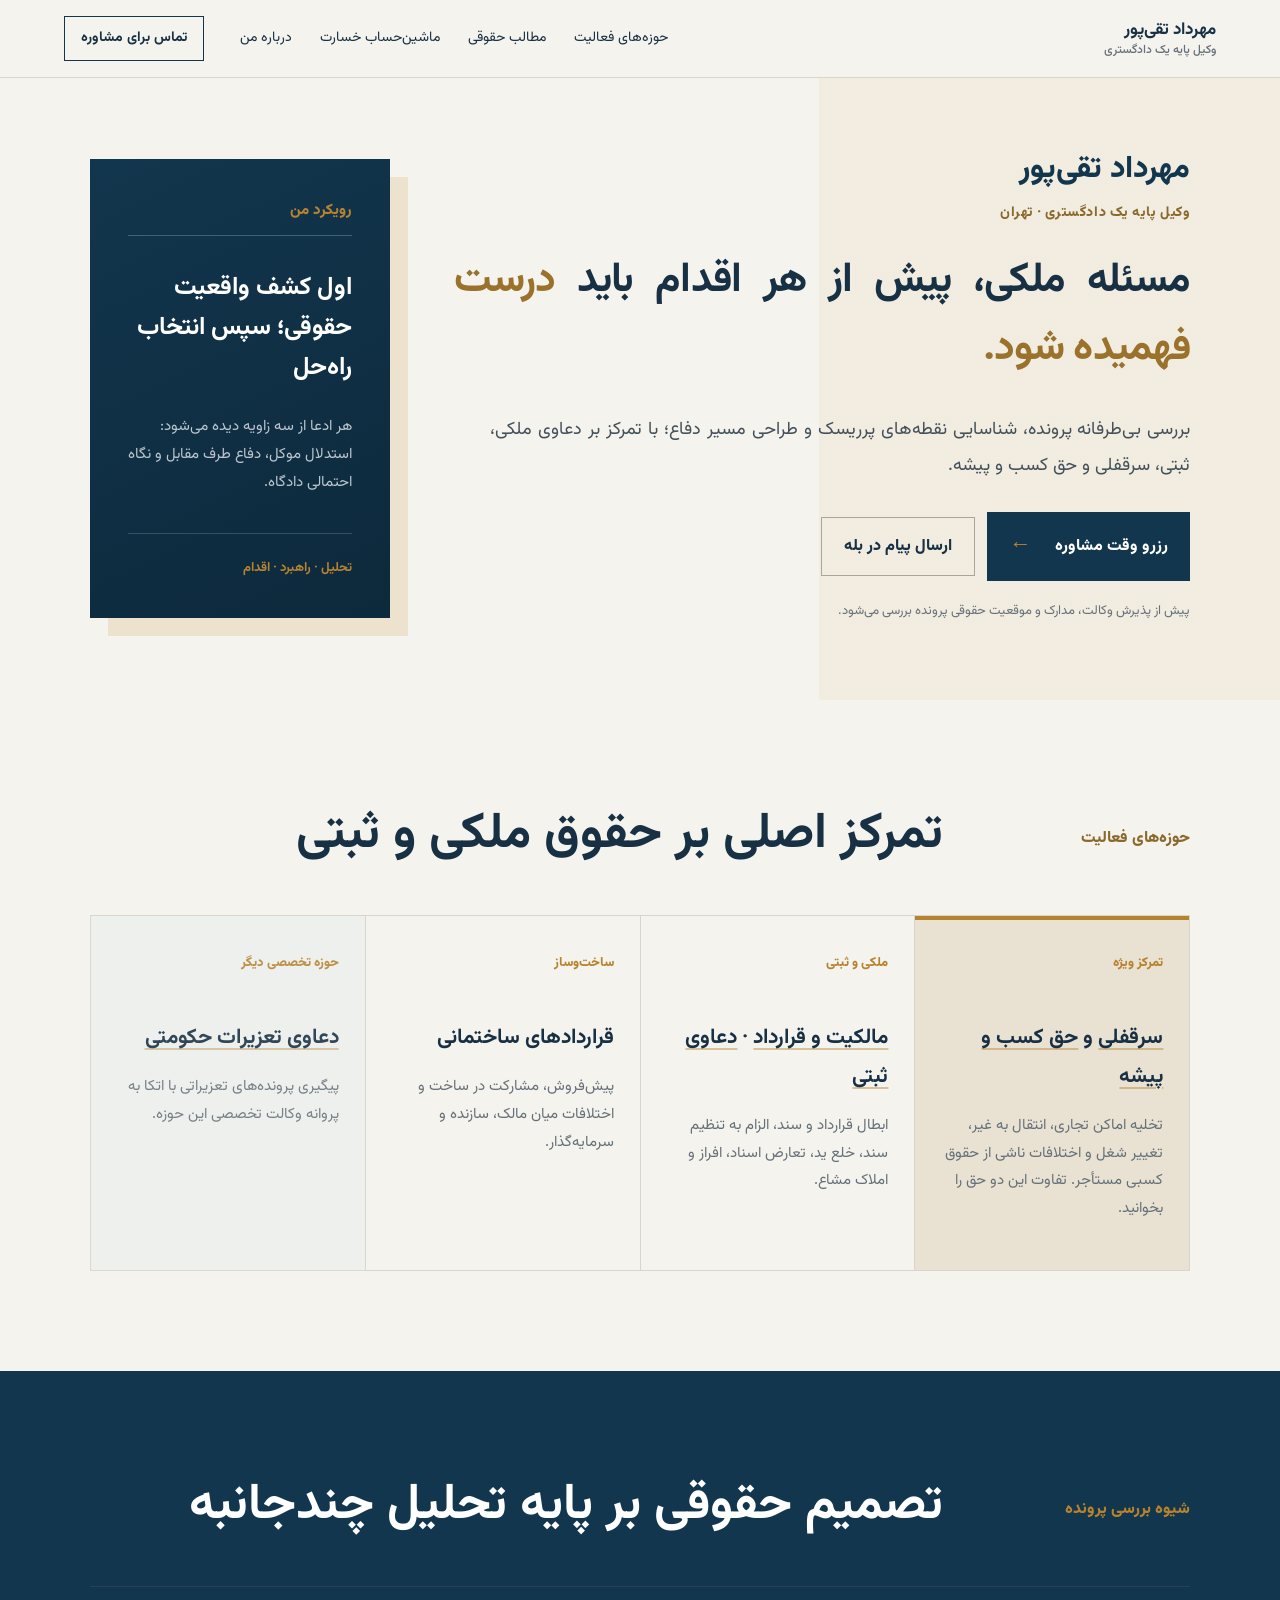
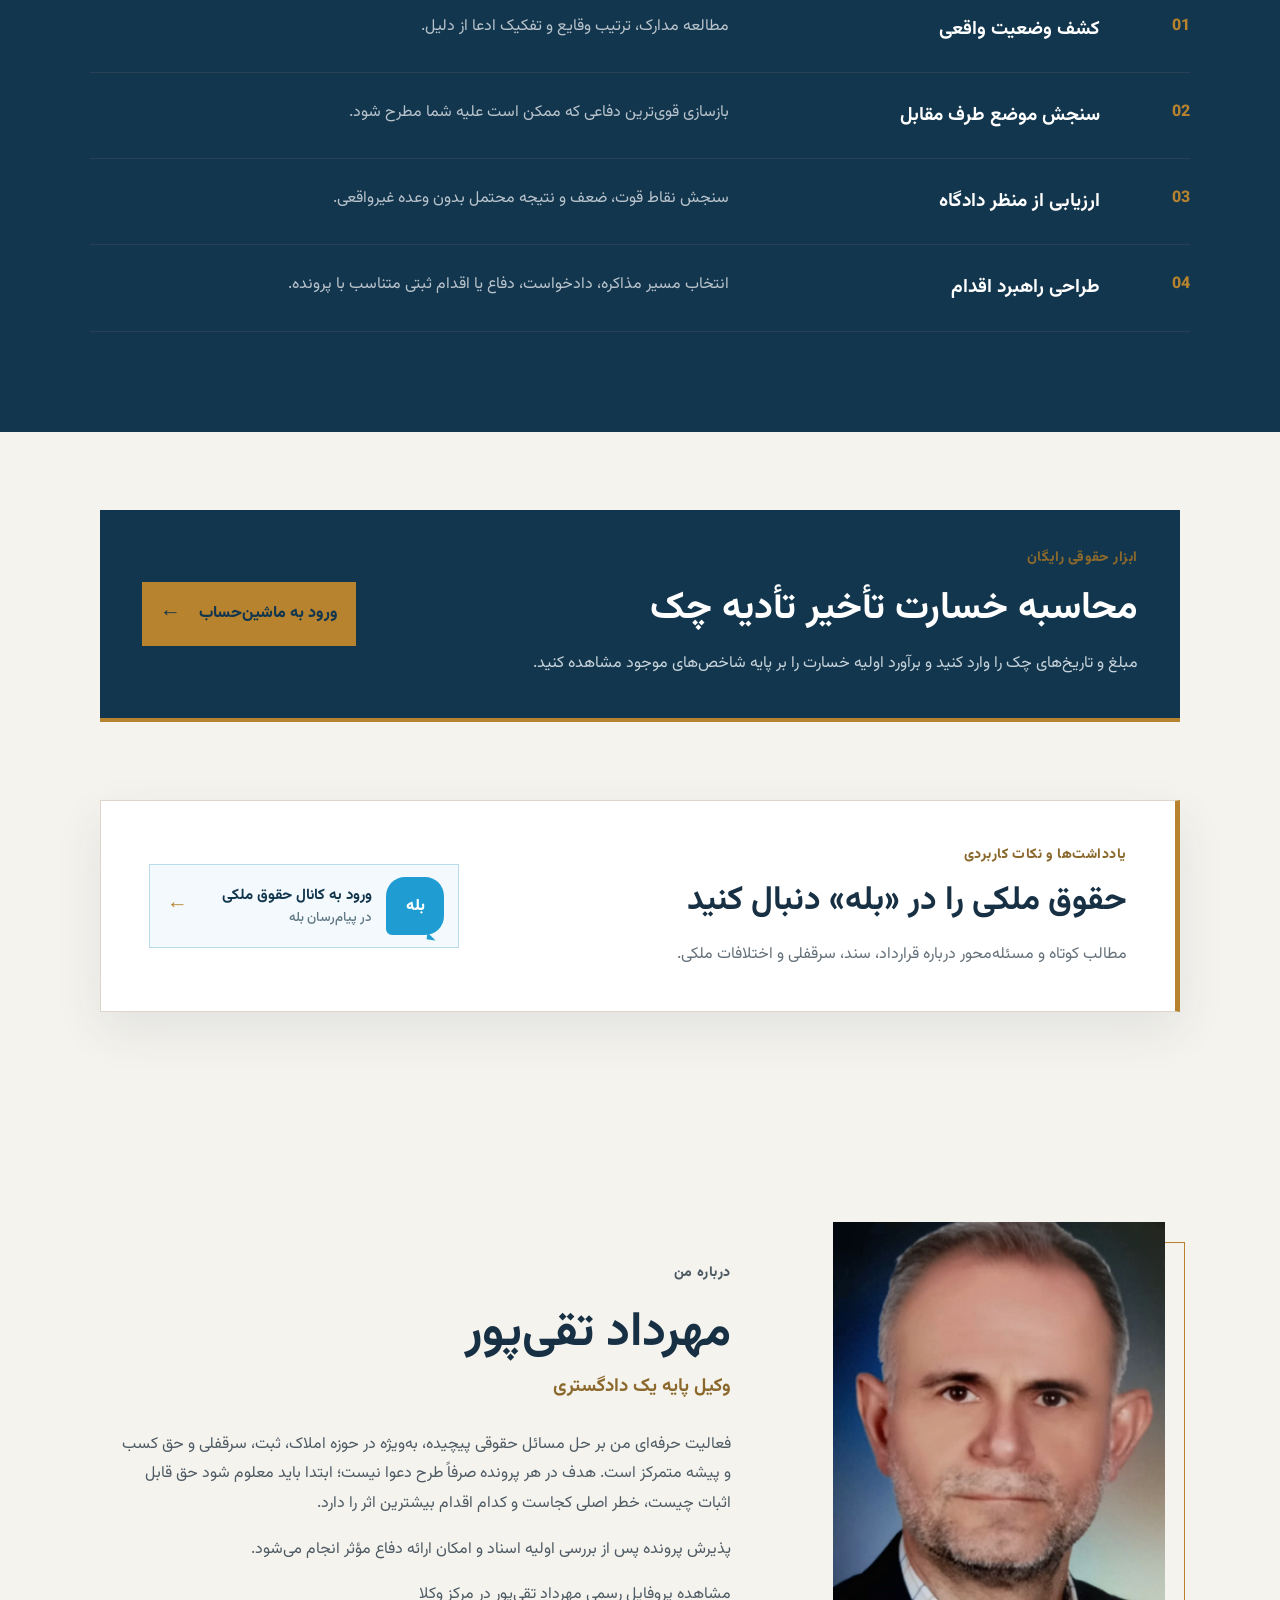
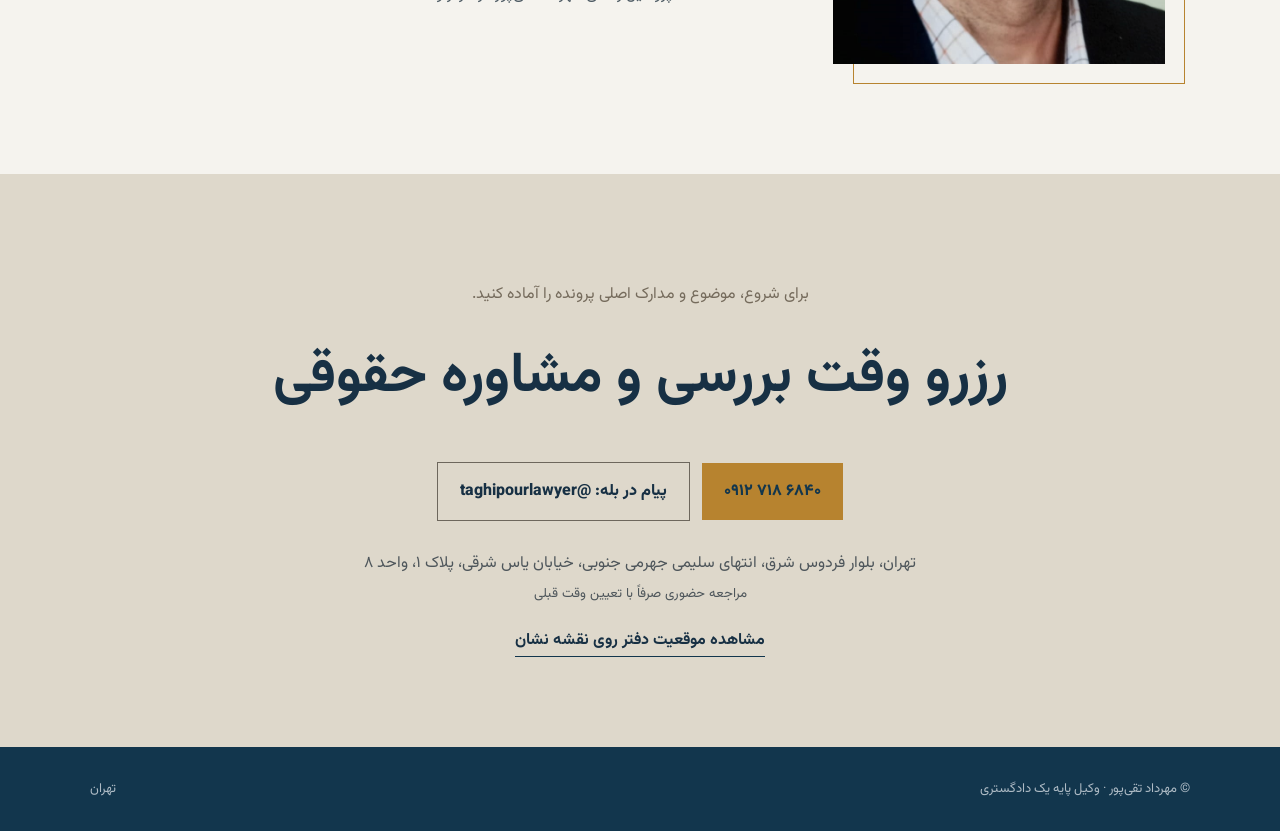
<file: index.html>
<!doctype html>
<html lang="fa" dir="rtl">
<head>
  <meta charset="utf-8">
  <meta name="viewport" content="width=device-width,initial-scale=1">
  <title>مهرداد تقی‌پور | وکیل ملکی و ثبتی در تهران</title>
  <meta name="description" content="مهرداد تقی‌پور، وکیل پایه یک دادگستری در تهران؛ بررسی و پیگیری دعاوی ملکی و ثبتی، سرقفلی و حق کسب و پیشه با دفتر واقع در بلوار فردوس شرق.">
  <meta name="robots" content="index,follow,max-image-preview:large">
  <meta name="google-site-verification" content="E21NtwcVABvZtrOPXPWZYpUamnSFGcvUGM_Ckf70Wcc">
  <link rel="canonical" href="https://mehrdad-taghipour.github.io/">
  <script type="application/ld+json">{"@context":"https://schema.org","@type":"LegalService","@id":"https://mehrdad-taghipour.github.io/#legalservice","name":"دفتر وکالت مهرداد تقی‌پور","url":"https://mehrdad-taghipour.github.io/","image":"https://mehrdad-taghipour.github.io/mehrdad-taghipour.jpg","telephone":"+989127186840","description":"خدمات حقوقی با تمرکز بر دعاوی ملکی و ثبتی، سرقفلی و حق کسب و پیشه در تهران.","address":{"@type":"PostalAddress","addressCountry":"IR","addressRegion":"تهران","addressLocality":"تهران","streetAddress":"بلوار فردوس شرق، انتهای سلیمی جهرمی جنوبی، خیابان یاس شرقی، پلاک ۱، واحد ۸"},"geo":{"@type":"GeoCoordinates","latitude":35.718,"longitude":51.327},"hasMap":"https://neshan.org/maps/places/sbvkg52x-yMv#c35.718-51.327-15z-0p","sameAs":["https://hub.23055.ir/lawyer-profile?public_lawyer_id=50233"],"areaServed":["تهران","غرب تهران","منطقه ۵ تهران"],"founder":{"@type":"Person","@id":"https://mehrdad-taghipour.github.io/#mehrdad-taghipour","name":"مهرداد تقی‌پور","jobTitle":"وکیل پایه یک دادگستری","image":"https://mehrdad-taghipour.github.io/mehrdad-taghipour.jpg","sameAs":["https://hub.23055.ir/lawyer-profile?public_lawyer_id=50233"]},"knowsAbout":["دعاوی ملکی","دعاوی ثبتی","سرقفلی","حق کسب و پیشه","تعزیرات حکومتی"]}</script>
  <meta name="theme-color" content="#071727">
  <link rel="preconnect" href="https://fonts.googleapis.com">
  <link rel="preconnect" href="https://fonts.gstatic.com" crossorigin>
  <link href="https://fonts.googleapis.com/css2?family=Vazirmatn:wght@400;500;600;700;800&display=swap" rel="stylesheet">
  <link rel="stylesheet" href="styles.css">
  <link rel="stylesheet" href="demo.css">
  <style>
    .mobile-menu{display:none!important}
    @media(max-width:850px){
      .nav>nav{display:none!important}
      .mobile-menu{display:block!important;position:relative;margin-right:auto}
      .mobile-menu summary{display:block;list-style:none;cursor:pointer;border:1px solid #12364d;padding:8px 12px;font-size:14px;font-weight:800;white-space:nowrap}
      .mobile-menu summary::-webkit-details-marker{display:none}
      .mobile-menu>nav{display:none!important;position:absolute;top:46px;left:0;right:auto;width:230px;padding:8px;background:#f5f3ee;border:1px solid #d9d5cc;box-shadow:0 14px 30px rgba(18,54,77,.18);z-index:100}
      .mobile-menu[open]>nav{display:grid!important;gap:0}
      .mobile-menu>nav a{display:block;padding:11px 12px;border-bottom:1px solid #d9d5cc;font-size:14px}
      .mobile-menu>nav a:last-child{border-bottom:0}
    }
    @media(max-width:520px){.nav{gap:12px}.nav-cta{display:none!important}}
  </style>
</head>
<body>
  <header class="nav">
    <a class="brand" href="#top" aria-label="صفحه اصلی"><strong>مهرداد تقی‌پور</strong><small>وکیل پایه یک دادگستری</small></a>
    <nav aria-label="ناوبری اصلی">
      <a href="#services">حوزه‌های فعالیت</a><a href="mataleb-hoghoghi.html">مطالب حقوقی</a><a href="khesarat-takhir-tadieh.html">ماشین‌حساب خسارت</a><a href="#about">درباره من</a>
    </nav>
    <details class="mobile-menu">
      <summary aria-label="بازکردن منوی سایت"><span>☰</span> منو</summary>
      <nav aria-label="منوی موبایل">
        <a href="#services">حوزه‌های فعالیت</a>
        <a href="#approach">شیوه بررسی پرونده</a>
        <a href="mataleb-hoghoghi.html">مطالب حقوقی</a>
        <a href="khesarat-takhir-tadieh.html">ماشین‌حساب خسارت</a>
        <a href="#about">درباره من</a>
        <a href="#contact">تماس و نشانی دفتر</a>
      </nav>
    </details>
    <a class="nav-cta" href="tel:+989127186840">تماس برای مشاوره</a>
  </header>

  <main id="top">
    <section class="hero">
      <div class="hero-copy">
        <p class="hero-name">مهرداد تقی‌پور</p>
        <p class="eyebrow">وکیل پایه یک دادگستری · تهران</p>
        <h1>مسئله ملکی، پیش از هر اقدام باید <em>درست فهمیده شود.</em></h1>
        <p class="lead">بررسی بی‌طرفانه پرونده، شناسایی نقطه‌های پرریسک و طراحی مسیر دفاع؛ با تمرکز بر دعاوی ملکی، ثبتی، سرقفلی و حق کسب و پیشه.</p>
        <div class="actions">
          <a class="primary" href="tel:+989127186840">رزرو وقت مشاوره <span>←</span></a>
          <a class="secondary" href="https://ble.ir/taghipourlawyer">ارسال پیام در بله</a>
        </div>
        <p class="micro">پیش از پذیرش وکالت، مدارک و موقعیت حقوقی پرونده بررسی می‌شود.</p>
      </div>
      <aside class="case-card" aria-label="رویکرد حرفه‌ای">
        <div class="case-label">رویکرد من</div>
        <h2>اول کشف واقعیت حقوقی؛ سپس انتخاب راه‌حل</h2>
        <p>هر ادعا از سه زاویه دیده می‌شود: استدلال موکل، دفاع طرف مقابل و نگاه احتمالی دادگاه.</p>
        <div class="case-rule"></div>
        <span>تحلیل · راهبرد · اقدام</span>
      </aside>
    </section>

    <section class="services" id="services">
      <div class="section-head"><p>حوزه‌های فعالیت</p><h2>تمرکز اصلی بر حقوق ملکی و ثبتی</h2></div>
      <div class="service-grid">
        <article class="featured-service"><span>تمرکز ویژه</span><h3><a href="vakil-sarqofli-tehran.html">سرقفلی</a> و <a href="vakil-hagh-kasb-pishe-tehran.html">حق کسب و پیشه</a></h3><p>تخلیه اماکن تجاری، انتقال به غیر، تغییر شغل و اختلافات ناشی از حقوق کسبی مستأجر. <a href="tafavot-sarqofli-hagh-kasb-pishe.html">تفاوت این دو حق را بخوانید</a>.</p></article>
        <article><span>ملکی و ثبتی</span><h3><a href="vakil-melki-tehran.html">مالکیت و قرارداد</a> · <a href="vakil-davavi-sabti-tehran.html">دعاوی ثبتی</a></h3><p>ابطال قرارداد و سند، الزام به تنظیم سند، خلع ید، تعارض اسناد، افراز و املاک مشاع.</p></article>
        <article><span>ساخت‌وساز</span><h3>قراردادهای ساختمانی</h3><p>پیش‌فروش، مشارکت در ساخت و اختلافات میان مالک، سازنده و سرمایه‌گذار.</p></article>
        <article class="secondary-service"><span>حوزه تخصصی دیگر</span><h3><a href="vakil-taazirat-hokoomati-tehran.html">دعاوی تعزیرات حکومتی</a></h3><p>پیگیری پرونده‌های تعزیراتی با اتکا به پروانه وکالت تخصصی این حوزه.</p></article>
      </div>
    </section>

    <section class="approach" id="approach">
      <div class="section-head light"><p>شیوه بررسی پرونده</p><h2>تصمیم حقوقی بر پایه تحلیل چندجانبه</h2></div>
      <ol>
        <li><b>کشف وضعیت واقعی</b><span>مطالعه مدارک، ترتیب وقایع و تفکیک ادعا از دلیل.</span></li>
        <li><b>سنجش موضع طرف مقابل</b><span>بازسازی قوی‌ترین دفاعی که ممکن است علیه شما مطرح شود.</span></li>
        <li><b>ارزیابی از منظر دادگاه</b><span>سنجش نقاط قوت، ضعف و نتیجه محتمل بدون وعده غیرواقعی.</span></li>
        <li><b>طراحی راهبرد اقدام</b><span>انتخاب مسیر مذاکره، دادخواست، دفاع یا اقدام ثبتی متناسب با پرونده.</span></li>
      </ol>
    </section>

    <section class="calculator-promo" aria-label="ماشین‌حساب خسارت تأخیر تأدیه">
      <div><p class="eyebrow">ابزار حقوقی رایگان</p><h2>محاسبه خسارت تأخیر تأدیه چک</h2><p>مبلغ و تاریخ‌های چک را وارد کنید و برآورد اولیه خسارت را بر پایه شاخص‌های موجود مشاهده کنید.</p></div>
      <a href="khesarat-takhir-tadieh.html">ورود به ماشین‌حساب <span>←</span></a>
    </section>

    <section class="bale-channel" aria-label="کانال حقوق ملکی در بله">
      <div class="bale-copy">
        <p class="eyebrow">یادداشت‌ها و نکات کاربردی</p>
        <h2>حقوق ملکی را در «بله» دنبال کنید</h2>
        <p>مطالب کوتاه و مسئله‌محور درباره قرارداد، سند، سرقفلی و اختلافات ملکی.</p>
      </div>
      <a class="bale-link" href="https://ble.ir/join/5nhKu4zxhj" aria-label="ورود به کانال حقوق ملکی در بله">
        <span class="bale-logo" aria-hidden="true">بله</span>
        <span class="bale-link-copy"><b>ورود به کانال حقوق ملکی</b><small>در پیام‌رسان بله</small></span>
        <span class="bale-arrow">←</span>
      </a>
    </section>

    <section class="about" id="about">
      <figure class="portrait"><img src="mehrdad-taghipour.jpg" alt="مهرداد تقی‌پور، وکیل پایه یک دادگستری" width="760" height="1280"></figure>
      <div>
        <p class="eyebrow">درباره من</p>
        <h2>مهرداد تقی‌پور</h2>
        <h3>وکیل پایه یک دادگستری</h3>
        <p>فعالیت حرفه‌ای من بر حل مسائل حقوقی پیچیده، به‌ویژه در حوزه املاک، ثبت، سرقفلی و حق کسب و پیشه متمرکز است. هدف در هر پرونده صرفاً طرح دعوا نیست؛ ابتدا باید معلوم شود حق قابل اثبات چیست، خطر اصلی کجاست و کدام اقدام بیشترین اثر را دارد.</p>
        <p>پذیرش پرونده پس از بررسی اولیه اسناد و امکان ارائه دفاع مؤثر انجام می‌شود.</p>
        <p><a href="https://hub.23055.ir/lawyer-profile?public_lawyer_id=50233" rel="me">مشاهده پروفایل رسمی مهرداد تقی‌پور در مرکز وکلا</a></p>
      </div>
    </section>

    <section class="contact" id="contact">
      <p>برای شروع، موضوع و مدارک اصلی پرونده را آماده کنید.</p>
      <h2>رزرو وقت بررسی و مشاوره حقوقی</h2>
      <div class="actions"><a class="primary gold" href="tel:+989127186840">۰۹۱۲ ۷۱۸ ۶۸۴۰</a><a class="secondary dark" href="https://ble.ir/taghipourlawyer">پیام در بله: @taghipourlawyer</a></div>
      <p class="office-address">تهران، بلوار فردوس شرق، انتهای سلیمی جهرمی جنوبی، خیابان یاس شرقی، پلاک ۱، واحد ۸<br><small>مراجعه حضوری صرفاً با تعیین وقت قبلی</small></p>
      <a class="map-link" href="https://neshan.org/maps/places/sbvkg52x-yMv#c35.718-51.327-15z-0p">مشاهده موقعیت دفتر روی نقشه نشان</a>
    </section>
  </main>

  <footer><span>© مهرداد تقی‌پور · وکیل پایه یک دادگستری</span><span>تهران</span></footer>
</body>
</html>
</file>
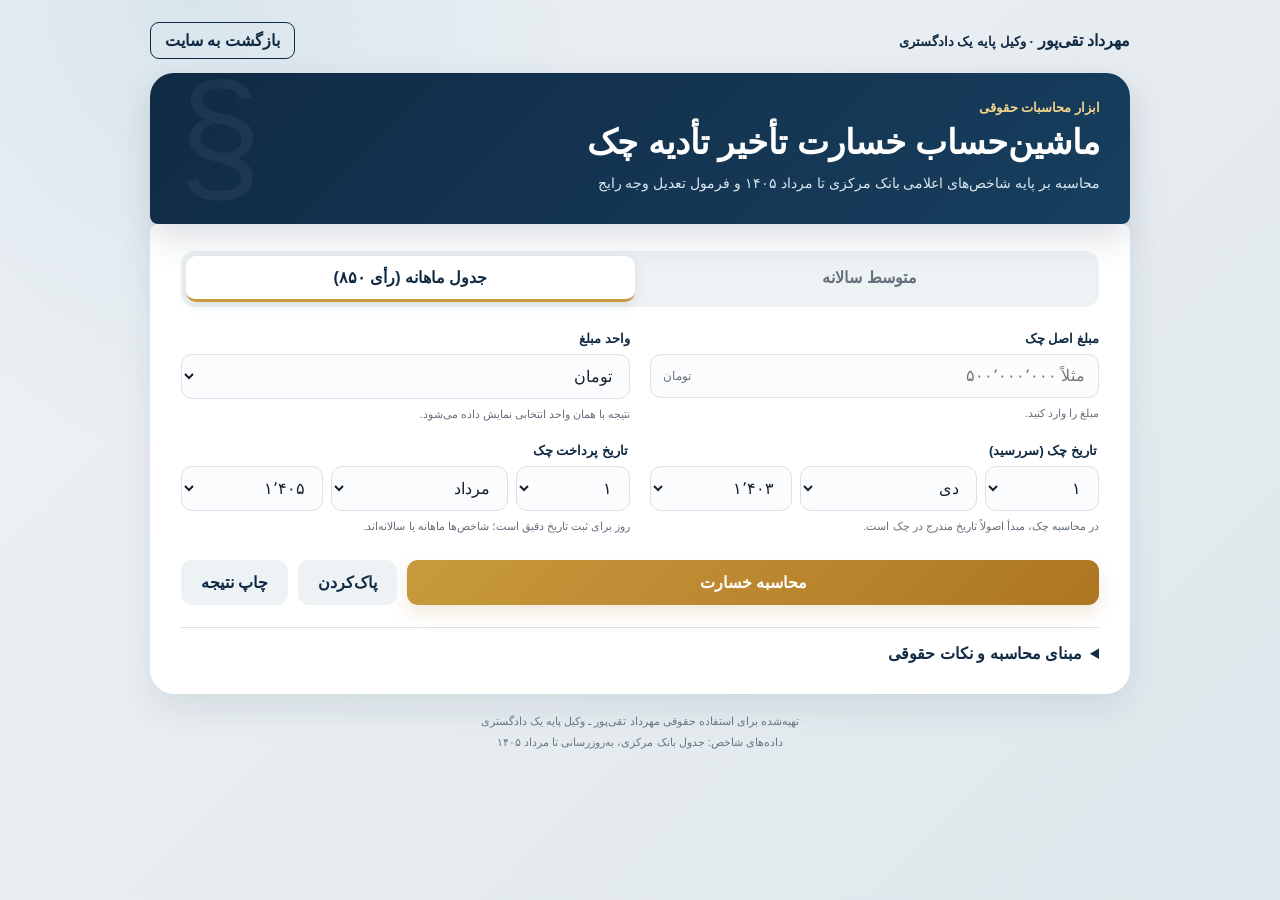
<file: khesarat-takhir-tadieh.html>
<!doctype html>
<html lang="fa" dir="rtl">
<head>
  <meta charset="utf-8">
  <meta name="viewport" content="width=device-width,initial-scale=1,viewport-fit=cover">
  <title>محاسبه خسارت تأخیر تأدیه چک | ماشین‌حساب آنلاین</title>
  <meta name="description" content="محاسبه آنلاین و رایگان خسارت تأخیر تأدیه چک بر پایه شاخص‌های بانک مرکزی و روش ماهانه منطبق با رأی وحدت رویه ۸۵۰.">
  <link rel="canonical" href="https://mehrdad-taghipour.github.io/khesarat-takhir-tadieh.html">
  <style>
    :root{--navy:#102a43;--navy2:#173f5f;--gold:#c99a3d;--gold2:#f1d38a;--paper:#f7f4ed;--ink:#17202a;--muted:#65717d;--line:#dbe1e6;--ok:#176b4d;--bad:#a33232}
    *{box-sizing:border-box} html,body{width:100%;max-width:100%;overflow-x:hidden} body{margin:0;min-height:100vh;font-family:Tahoma,"Segoe UI",sans-serif;color:var(--ink);background:radial-gradient(circle at 15% 0,#d9e5ed 0,transparent 32%),linear-gradient(135deg,#eef2f5,#dfe7ec);padding:22px}.site-nav{width:100%;max-width:980px;min-width:0;margin:0 auto 14px;display:flex;justify-content:space-between;align-items:center;gap:14px}.site-nav a{text-decoration:none;color:var(--navy);font-weight:700}.site-nav .home-link{border:1px solid var(--navy);padding:8px 14px;border-radius:9px}
    button,input,select{font:inherit}.page{width:100%;max-width:980px;min-width:0;margin:auto}.hero{width:100%;max-width:100%;min-width:0;background:linear-gradient(135deg,var(--navy),var(--navy2));color:#fff;border-radius:24px 24px 8px 8px;padding:27px 30px;box-shadow:0 14px 35px #102a4326;position:relative;overflow:hidden}.hero:after{content:"§";position:absolute;left:28px;top:-23px;font-size:150px;color:#ffffff0d}.eyebrow{color:var(--gold2);font-size:13px;font-weight:700}.hero h1{margin:7px 0 8px;font-size:clamp(23px,4vw,34px)}.hero p{margin:0;color:#dce8f0;font-size:14px;line-height:1.9}
    .card{width:100%;max-width:100%;min-width:0;background:#fff;border:1px solid #ffffff;border-radius:8px 8px 24px 24px;padding:26px 30px 30px;box-shadow:0 14px 35px #102a4317}.mode{width:100%;min-width:0;display:grid;grid-template-columns:repeat(2,minmax(0,1fr));gap:10px;background:#edf2f5;padding:5px;border-radius:14px;margin-bottom:24px}.mode label,.mode span{min-width:0}.mode label{cursor:pointer;position:relative}.mode input{position:absolute;opacity:0;width:1px;height:1px;margin:0;overflow:hidden;pointer-events:none}.mode span{display:block;text-align:center;padding:12px;border-radius:10px;font-weight:700;color:var(--muted)}.mode input:checked+span{background:#fff;color:var(--navy);box-shadow:0 3px 12px #102a4318;border-bottom:3px solid var(--gold)}
    .grid{display:grid;grid-template-columns:repeat(2,minmax(0,1fr));gap:20px}.field{min-width:0}.field>label,.datebox>legend{display:block;font-size:13px;font-weight:700;color:var(--navy);margin-bottom:8px}.amount-wrap{position:relative}.amount-wrap input{padding-left:72px}.unit-label{position:absolute;left:13px;top:50%;transform:translateY(-50%);color:var(--muted);font-size:12px}
    input,select{width:100%;border:1px solid var(--line);border-radius:11px;background:#fbfcfd;color:var(--ink);padding:12px 13px;outline:0;transition:.2s}input:focus,select:focus{border-color:var(--gold);box-shadow:0 0 0 3px #c99a3d22;background:#fff}.datebox{border:0;padding:0;margin:0}.date-row{display:grid;grid-template-columns:.8fr 1.25fr 1fr;gap:8px}.hint{font-size:11px;color:var(--muted);margin-top:6px;line-height:1.7}
    .actions{display:flex;gap:10px;margin:24px 0 22px}.btn{border:0;border-radius:11px;padding:13px 20px;cursor:pointer;font-weight:700}.primary{background:linear-gradient(135deg,var(--gold),#ad7622);color:#fff;flex:1;box-shadow:0 8px 18px #ad762229}.secondary{background:#edf2f5;color:var(--navy)}.btn:active{transform:translateY(1px)}
    .alert{display:none;border-radius:12px;padding:13px 15px;margin-bottom:18px;font-size:13px;line-height:1.8}.alert.show{display:block}.alert.error{background:#fff0f0;color:var(--bad);border:1px solid #f0c3c3}.alert.info{background:#eef7f3;color:var(--ok);border:1px solid #bddfcf}
    .result{display:none}.result.show{display:block}.result h2{font-size:18px;color:var(--navy);margin:0 0 13px}.tiles{display:grid;grid-template-columns:repeat(3,1fr);gap:12px}.tile{background:var(--paper);border:1px solid #e9e1d0;border-radius:14px;padding:17px}.tile strong{display:block;font-size:13px;color:var(--muted);margin-bottom:9px}.tile output{font-size:clamp(16px,2.5vw,23px);font-weight:800;color:var(--navy);word-break:break-word}.tile.total{background:linear-gradient(135deg,var(--navy),var(--navy2));border:0}.tile.total strong{color:#cedce6}.tile.total output{color:#fff}.details{margin-top:14px;padding:15px;background:#f7fafc;border-radius:12px;border-right:4px solid var(--gold);font-size:12px;line-height:2;color:#485563}.details code{direction:ltr;display:inline-block;background:#e9eef2;border-radius:5px;padding:0 5px;color:var(--navy)}
    details{margin-top:22px;border-top:1px solid var(--line);padding-top:16px}summary{cursor:pointer;font-weight:700;color:var(--navy)}details p,details li{font-size:12px;line-height:2;color:#56636f}.foot{font-size:11px;line-height:1.9;color:#687681;text-align:center;margin:17px auto 0;max-width:780px}.print-only{display:none}
    @media(max-width:680px){body{padding:10px}.site-nav{gap:8px}.site-nav>a:first-child{font-size:13px;min-width:0}.site-nav>a:first-child small{display:none}.site-nav .home-link{padding:7px 10px;font-size:13px;white-space:nowrap}.page,.hero,.card,.mode,.grid,.date-row,.tiles,.actions{min-width:0;max-width:100%}.hero,.card{padding:21px 17px}.hero h1{font-size:23px;overflow-wrap:anywhere}.hero p{overflow-wrap:anywhere}.mode{grid-template-columns:repeat(2,minmax(0,1fr))}.mode span{padding:10px 5px;font-size:12px;white-space:normal}.grid{grid-template-columns:minmax(0,1fr)}.tiles{grid-template-columns:minmax(0,1fr)}.actions{flex-wrap:wrap}.secondary{flex:1}.date-row{grid-template-columns:minmax(0,.75fr) minmax(0,1.15fr) minmax(0,.9fr)}input,select{min-width:0}}
    @media print{body{background:#fff;padding:0}.hero,.card{box-shadow:none}.mode,.grid,.actions,details,.foot{display:none}.result{display:block!important}.print-only{display:block}.card{padding-top:20px}.hero:after{display:none}}
  </style>
</head>
<body>
<nav class="site-nav" aria-label="مسیر سایت"><a href="index.html">مهرداد تقی‌پور <small>· وکیل پایه یک دادگستری</small></a><a class="home-link" href="index.html">بازگشت به سایت</a></nav>
<main class="page">
  <header class="hero">
    <div class="eyebrow">ابزار محاسبات حقوقی</div>
    <h1>ماشین‌حساب خسارت تأخیر تأدیه چک</h1>
    <p>محاسبه بر پایه شاخص‌های اعلامی بانک مرکزی تا مرداد ۱۴۰۵ و فرمول تعدیل وجه رایج</p>
  </header>
  <section class="card">
    <div class="mode" role="radiogroup" aria-label="روش محاسبه">
      <label><input type="radio" name="mode" value="annual"><span>متوسط سالانه</span></label>
      <label><input type="radio" name="mode" value="monthly" checked><span>جدول ماهانه (رأی ۸۵۰)</span></label>
    </div>

    <div class="grid">
      <div class="field"><label for="amount">مبلغ اصل چک</label><div class="amount-wrap"><input id="amount" inputmode="numeric" autocomplete="off" placeholder="مثلاً ۵۰۰٬۰۰۰٬۰۰۰"><span class="unit-label" id="amountUnit">تومان</span></div><div class="hint" id="amountWords">مبلغ را وارد کنید.</div></div>
      <div class="field"><label for="unit">واحد مبلغ</label><select id="unit"><option value="toman">تومان</option><option value="rial">ریال</option></select><div class="hint">نتیجه با همان واحد انتخابی نمایش داده می‌شود.</div></div>
      <fieldset class="datebox"><legend>تاریخ چک (سررسید)</legend><div class="date-row"><select id="startDay" aria-label="روز تاریخ چک"></select><select id="startMonth" aria-label="ماه تاریخ چک"></select><select id="startYear" aria-label="سال تاریخ چک"></select></div><div class="hint">در محاسبه چک، مبدأ اصولاً تاریخ مندرج در چک است.</div></fieldset>
      <fieldset class="datebox"><legend>تاریخ پرداخت چک</legend><div class="date-row"><select id="endDay" aria-label="روز تاریخ پرداخت"></select><select id="endMonth" aria-label="ماه تاریخ پرداخت"></select><select id="endYear" aria-label="سال تاریخ پرداخت"></select></div><div class="hint">روز برای ثبت تاریخ دقیق است؛ شاخص‌ها ماهانه یا سالانه‌اند.</div></fieldset>
    </div>

    <div class="actions"><button class="btn primary" id="calculate">محاسبه خسارت</button><button class="btn secondary" id="clear">پاک‌کردن</button><button class="btn secondary" id="print" disabled>چاپ نتیجه</button></div>
    <div id="alert" class="alert" role="alert"></div>
    <section id="result" class="result" aria-live="polite">
      <div class="print-only"><p>گزارش محاسبه خسارت تأخیر تأدیه چک</p></div>
      <h2>نتیجه محاسبه</h2>
      <div class="tiles">
        <div class="tile"><strong>مبلغ اصل بدهی</strong><output id="principalOut">—</output></div>
        <div class="tile"><strong>خسارت تأخیر تأدیه</strong><output id="damageOut">—</output></div>
        <div class="tile total"><strong>جمع کل قابل پرداخت</strong><output id="totalOut">—</output></div>
      </div>
      <div class="details" id="details"></div>
    </section>
    <details><summary>مبنای محاسبه و نکات حقوقی</summary><ul><li>جمع کل = اصل بدهی × (شاخص زمان پرداخت ÷ شاخص زمان سررسید).</li><li>خسارت تأخیر = جمع کل − اصل بدهی.</li><li>گزینه «جدول ماهانه» از عدد شاخص منتشرشده مقابل هر ماه استفاده می‌کند و با نحوه محاسبه مقرر در رأی وحدت‌رویه ۸۵۰ هماهنگ است.</li><li>گزینه «متوسط سالانه» برای مقایسه و محاسبات مبتنی بر میانگین کل سال حفظ شده است؛ ماه و روز در این روش اثری ندارد. به‌دلیل کامل‌نبودن متوسط سال ۱۴۰۵، محاسبه‌ای که به این سال منتهی شود انجام نمی‌شود.</li><li>در جدول ماهانه، آخرین داده موجود مرداد ۱۴۰۵ است.</li><li>این ابزار برای برآورد اولیه است و جایگزین محاسبه مرجع قضایی یا بررسی شرایط قانونی پرونده نیست.</li></ul></details>
  </section>
  <p class="foot">تهیه‌شده برای استفاده حقوقی مهرداد تقی‌پور ـ وکیل پایه یک دادگستری<br>داده‌های شاخص: جدول بانک مرکزی، به‌روزرسانی تا مرداد ۱۴۰۵</p>
</main>
<script>
const months=['فروردین','اردیبهشت','خرداد','تیر','مرداد','شهریور','مهر','آبان','آذر','دی','بهمن','اسفند'];
const monthly={
1375:[4.344,4.344,4.344,4.344,4.344,4.424,4.464,4.545,4.625,4.706,4.746,4.826],1376:[4.987,5.108,5.108,5.108,5.188,5.229,5.229,5.269,5.349,5.47,5.631,5.711],1377:[5.953,5.953,5.953,6.033,6.033,6.113,6.194,6.274,6.435,6.516,6.636,6.797],1378:[7.199,7.24,7.28,7.24,7.28,7.36,7.441,7.481,7.682,7.803,7.923,8.044],1379:[8.124,8.124,8.245,8.165,8.285,8.326,8.406,8.486,8.647,8.688,8.768,8.929],1380:[9.09,9.09,9.13,9.17,9.251,9.291,9.331,9.371,9.572,9.693,9.814,9.975],1381:[10.176,10.417,10.578,10.578,10.618,10.779,10.779,10.94,11.141,11.382,11.583,11.744],1382:[11.986,12.106,12.267,12.348,12.388,12.388,12.468,12.629,12.911,13.072,13.152,13.353],1383:[13.72,13.88,14.08,14.24,14.32,14.36,14.52,14.64,14.8,15,15.16,15.44],1384:[15.97,15.85,15.81,15.69,15.69,15.73,15.85,16.01,16.17,16.29,16.45,16.69],1385:[16.81,16.97,17.25,17.25,17.33,17.66,17.9,18.06,18.5,18.86,19.1,19.31],1386:[19.63,19.79,20.03,20.19,20.31,20.83,21.16,21.52,22.12,22.48,22.97,23.65],1387:[24.37,24.78,25.34,25.46,25.94,26.95,27.39,27.59,27.95,27.83,27.71,27.83],1388:[28.15,28.52,29,29.04,29.32,29.44,29.48,29.64,30,30,30.21,30.77],1389:[31.05,31.17,31.41,31.73,32.14,32.38,32.98,33.34,33.87,34.75,35.63,36.84],1390:[37.5,38.1,38.6,38.7,39.1,39.8,40.2,40.8,41.4,42,43.1,44.5],1391:[45.5,46.6,47.1,48.1,48.9,50.3,52.7,55.2,56.4,57.5,60.5,62.9],1392:[64.7,66,68.3,69.2,70,71.2,72.1,72.8,73.1,74,74.3,75.2],1393:[76,76.9,78.2,79.3,80.4,81.4,82.6,83.8,85.4,85.6,86.3,87.4],1394:[88.5,89.4,90.9,90.6,90.5,91,91.5,92.2,93.4,93.8,94,94.7],1395:[95,96.3,97.7,98.3,99.2,99.6,100,100.2,101.7,102.5,103.7,105.9],1396:[107.1,107.1,107.8,107.5,107.7,108,108.4,109.8,111.9,112.4,113.4,114.7],1397:[115.6,117.5,122.6,126.8,133.8,141.9,148.4,153.6,159.3,162.1,167.7,176.8],1398:[182.7,188.2,192.6,196.9,198.5,200.1,201.4,204.1,212.5,214.7,219.6,226.5],1399:[229.9,240.2,249.8,261.8,270.8,281.3,302.8,326.1,338.9,347.5,363,374.2],1400:[378.3,382,399.3,410,421.7,435.6,448.9,459.7,468.2,474.2,482,484.6],1401:[495.1,520.4,575.4,600.4,614.8,631,649.5,663.5,679.8,713.4,745.1,794.3],1402:[834.9,858.3,885.8,908.8,940.6,971.6,995.9,1014.8,1048.3,1066.1,1076.8,1097.3],1403:[1125.8,1159.6,1206,1242.2,1277,1306.4,1339.1,1379.3,1402.7,1433.6,1485.2,1531.2],1404:[1589.5,1625.7,1689.2,1742.7,1802.6,1877.9,1967.6,2033.7,2100.9,2220.7,2408.4,2481.3],1405:[2654.9,2880.4,3092.3,3205.1,3323.7,null,null,null,null,null,null,null]};
const annual={1375:4.52,1376:5.298,1377:6.258,1378:7.516,1379:8.463,1380:9.427,1381:10.915,1382:12.624,1383:14.544,1384:16.048,1385:17.955,1386:21.265,1387:26.66,1388:29.527,1389:33.188,1390:40.321,1391:52.635,1392:70.916,1393:81.948,1394:91.714,1395:100,1396:109.65,1397:143.842,1398:203.15,1399:298.858,1400:437.042,1401:640.225,1402:974.75,1403:1324,1404:1961.6};
const $=id=>document.getElementById(id), fa=n=>new Intl.NumberFormat('fa-IR').format(n), latin=s=>String(s).replace(/[۰-۹]/g,d=>'۰۱۲۳۴۵۶۷۸۹'.indexOf(d)).replace(/[٠-٩]/g,d=>'٠١٢٣٤٥٦٧٨٩'.indexOf(d));
function fillSelect(el,arr,value){el.innerHTML=arr.map(x=>`<option value="${x.v}">${x.t}</option>`).join('');if(value!=null)el.value=value}
function leap(y){return [1,5,9,13,17,22,26,30].includes(y%33)}
function daysIn(y,m){return m<7?31:m<12?30:leap(y)?30:29}
function syncDays(prefix){const y=+$(`${prefix}Year`).value,m=+$(`${prefix}Month`).value,el=$(`${prefix}Day`),old=+el.value||1;fillSelect(el,Array.from({length:daysIn(y,m)},(_,i)=>({v:i+1,t:fa(i+1)})),Math.min(old,daysIn(y,m)))}
function setup(){const years=Object.keys(monthly).map(Number).sort((a,b)=>b-a).map(y=>({v:y,t:fa(y)})),ms=months.map((m,i)=>({v:i,t:m}));['start','end'].forEach(p=>{fillSelect($(`${p}Year`),years,p==='start'?1403:1405);fillSelect($(`${p}Month`),ms,p==='start'?9:4);$(`${p}Year`).addEventListener('change',()=>syncDays(p));$(`${p}Month`).addEventListener('change',()=>syncDays(p));syncDays(p)});$('startDay').value=1;$('endDay').value=1}
function cleanAmount(v){return Number(latin(v).replace(/[^0-9]/g,''))}
function showAlert(msg,type='error'){$('alert').className=`alert show ${type}`;$('alert').textContent=msg}
function hideAlert(){$('alert').className='alert'}
function dateValue(p){return {y:+$(`${p}Year`).value,m:+$(`${p}Month`).value,d:+$(`${p}Day`).value}}
function compare(a,b){return a.y-b.y||a.m-b.m||a.d-b.d}
function displayDate(d){return `${fa(d.y)}/${fa(d.m+1).padStart(2,'۰')}/${fa(d.d).padStart(2,'۰')}`}
function calculate(){hideAlert();$('result').classList.remove('show');$('print').disabled=true;const amount=cleanAmount($('amount').value),start=dateValue('start'),end=dateValue('end'),mode=document.querySelector('[name=mode]:checked').value;if(!amount||amount<=0)return showAlert('لطفاً مبلغ معتبر و بزرگ‌تر از صفر وارد کنید.');if(compare(end,start)<0)return showAlert('تاریخ پرداخت نمی‌تواند پیش از تاریخ چک باشد.');let sIdx,eIdx,label;if(mode==='annual'){if(end.y>=1405)return showAlert('متوسط سالانه قطعی ۱۴۰۵ هنوز منتشر نشده است. برای پرداخت‌های سال ۱۴۰۵، «جدول ماهانه» را انتخاب کنید یا پس از انتشار متوسط سالانه اقدام کنید.');sIdx=annual[start.y];eIdx=annual[end.y];label='متوسط سالانه (ماه و روز بدون اثر)';}else{sIdx=monthly[start.y]?.[start.m];eIdx=monthly[end.y]?.[end.m];label='جدول ماهانه ـ مطابق رأی وحدت‌رویه ۸۵۰';if(sIdx==null||eIdx==null)return showAlert('شاخص ماه انتخاب‌شده در جدول بانک مرکزی موجود نیست. آخرین شاخص این نسخه مربوط به مرداد ۱۴۰۵ است.');}if(sIdx==null||eIdx==null)return showAlert('برای تاریخ انتخاب‌شده شاخص معتبر موجود نیست.');const total=Math.round(amount*(eIdx/sIdx)),damage=Math.max(0,total-amount),unit=$('unit').value==='toman'?'تومان':'ریال';$('principalOut').textContent=`${fa(amount)} ${unit}`;$('damageOut').textContent=`${fa(damage)} ${unit}`;$('totalOut').textContent=`${fa(total)} ${unit}`;$('details').innerHTML=`روش محاسبه: <b>${label}</b><br>تاریخ چک: ${displayDate(start)} ـ شاخص مبدأ: <b>${fa(sIdx)}</b><br>تاریخ پرداخت: ${displayDate(end)} ـ شاخص مقصد: <b>${fa(eIdx)}</b><br>نسبت شاخص‌ها: <b>${fa(Number((eIdx/sIdx).toFixed(6)))}</b><br><code>${fa(amount)} × (${fa(eIdx)} ÷ ${fa(sIdx)}) = ${fa(total)}</code><br>خسارت: ${fa(total)} − ${fa(amount)} = <b>${fa(damage)} ${unit}</b>`;$('result').classList.add('show');$('print').disabled=false;showAlert('محاسبه با موفقیت انجام شد. نتیجه به نزدیک‌ترین واحد پول گرد شده است.','info')}
$('amount').addEventListener('input',e=>{const n=cleanAmount(e.target.value);e.target.value=n?fa(n):'';$('amountWords').textContent=n?`${fa(n)} ${$('unit').value==='toman'?'تومان':'ریال'}`:'مبلغ را وارد کنید.'});$('unit').addEventListener('change',()=>{$('amountUnit').textContent=$('unit').value==='toman'?'تومان':'ریال';$('amount').dispatchEvent(new Event('input'))});$('calculate').addEventListener('click',calculate);$('print').addEventListener('click',()=>window.print());$('clear').addEventListener('click',()=>{$('amount').value='';$('amountWords').textContent='مبلغ را وارد کنید.';hideAlert();$('result').classList.remove('show');$('print').disabled=true});setup();
</script>
</body>
</html>
</file>
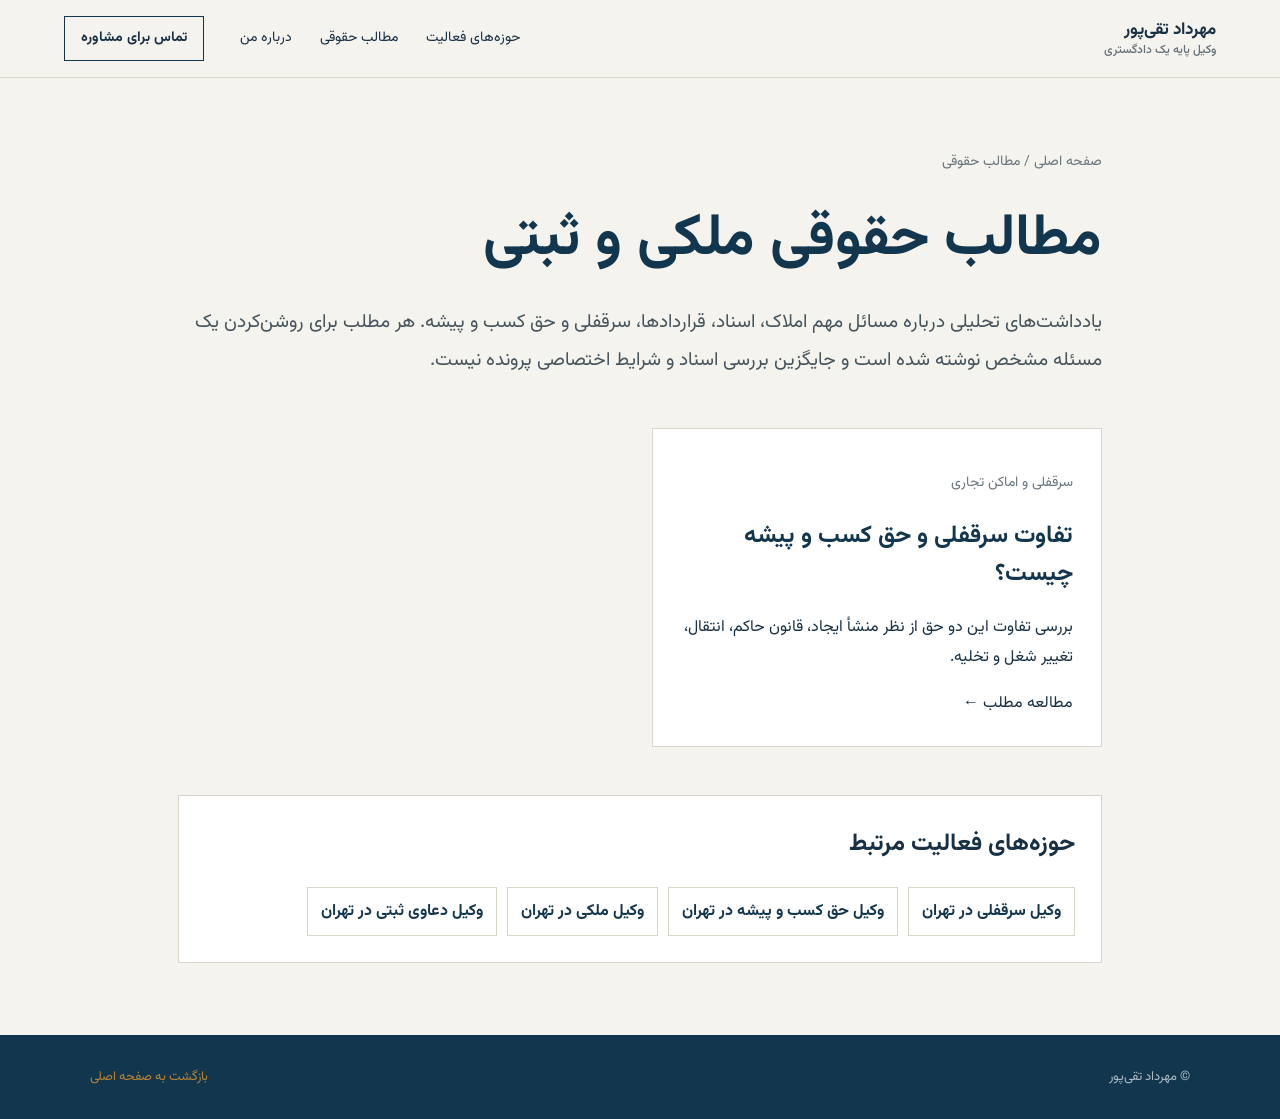
<file: mataleb-hoghoghi.html>
<!doctype html>
<html lang="fa" dir="rtl">
<head>
  <meta charset="utf-8">
  <meta name="viewport" content="width=device-width,initial-scale=1">
  <title>مطالب حقوقی ملکی و ثبتی | مهرداد تقی‌پور</title>
  <meta name="description" content="مطالب تحلیلی مهرداد تقی‌پور، وکیل پایه یک دادگستری، درباره دعاوی ملکی و ثبتی، سرقفلی، حق کسب و پیشه و قراردادهای املاک.">
  <meta name="robots" content="index,follow,max-image-preview:large">
  <link rel="canonical" href="https://mehrdad-taghipour.github.io/mataleb-hoghoghi.html">
  <script type="application/ld+json">{"@context":"https://schema.org","@graph":[{"@type":"CollectionPage","name":"مطالب حقوقی ملکی و ثبتی","url":"https://mehrdad-taghipour.github.io/mataleb-hoghoghi.html","description":"مطالب تحلیلی درباره دعاوی ملکی و ثبتی، سرقفلی و حق کسب و پیشه.","author":{"@type":"Person","name":"مهرداد تقی‌پور","jobTitle":"وکیل پایه یک دادگستری","url":"https://mehrdad-taghipour.github.io/"},"mainEntity":{"@type":"ItemList","itemListElement":[{"@type":"ListItem","position":1,"url":"https://mehrdad-taghipour.github.io/tafavot-sarqofli-hagh-kasb-pishe.html","name":"تفاوت سرقفلی و حق کسب و پیشه چیست؟"}]}},{"@type":"BreadcrumbList","itemListElement":[{"@type":"ListItem","position":1,"name":"صفحه اصلی","item":"https://mehrdad-taghipour.github.io/"},{"@type":"ListItem","position":2,"name":"مطالب حقوقی","item":"https://mehrdad-taghipour.github.io/mataleb-hoghoghi.html"}]}]}</script>
  <link rel="preconnect" href="https://fonts.googleapis.com">
  <link rel="preconnect" href="https://fonts.gstatic.com" crossorigin>
  <link href="https://fonts.googleapis.com/css2?family=Vazirmatn:wght@400;500;600;700;800&display=swap" rel="stylesheet">
  <link rel="stylesheet" href="styles.css">
  <link rel="stylesheet" href="demo.css">
  <link rel="stylesheet" href="seo.css">
</head>
<body>
  <header class="nav"><a class="brand" href="index.html"><strong>مهرداد تقی‌پور</strong><small>وکیل پایه یک دادگستری</small></a><nav><a href="index.html#services">حوزه‌های فعالیت</a><a href="mataleb-hoghoghi.html" aria-current="page">مطالب حقوقی</a><a href="index.html#about">درباره من</a></nav><a class="nav-cta" href="tel:+989127186840">تماس برای مشاوره</a></header>
  <main class="seo-page">
    <div class="seo-breadcrumb"><a href="index.html">صفحه اصلی</a> / مطالب حقوقی</div>
    <h1>مطالب حقوقی ملکی و ثبتی</h1>
    <p class="seo-intro">یادداشت‌های تحلیلی درباره مسائل مهم املاک، اسناد، قراردادها، سرقفلی و حق کسب و پیشه. هر مطلب برای روشن‌کردن یک مسئله مشخص نوشته شده است و جایگزین بررسی اسناد و شرایط اختصاصی پرونده نیست.</p>
    <div class="seo-grid">
      <article class="seo-box"><p class="seo-breadcrumb">سرقفلی و اماکن تجاری</p><h2><a href="tafavot-sarqofli-hagh-kasb-pishe.html">تفاوت سرقفلی و حق کسب و پیشه چیست؟</a></h2><p>بررسی تفاوت این دو حق از نظر منشأ ایجاد، قانون حاکم، انتقال، تغییر شغل و تخلیه.</p><a href="tafavot-sarqofli-hagh-kasb-pishe.html">مطالعه مطلب ←</a></article>
    </div>
    <section class="related-services"><h2>حوزه‌های فعالیت مرتبط</h2><nav aria-label="حوزه‌های مرتبط"><a href="vakil-sarqofli-tehran.html">وکیل سرقفلی در تهران</a><a href="vakil-hagh-kasb-pishe-tehran.html">وکیل حق کسب و پیشه در تهران</a><a href="vakil-melki-tehran.html">وکیل ملکی در تهران</a><a href="vakil-davavi-sabti-tehran.html">وکیل دعاوی ثبتی در تهران</a></nav></section>
  </main>
  <footer><span>© مهرداد تقی‌پور</span><a href="index.html">بازگشت به صفحه اصلی</a></footer>
</body>
</html>
</file>
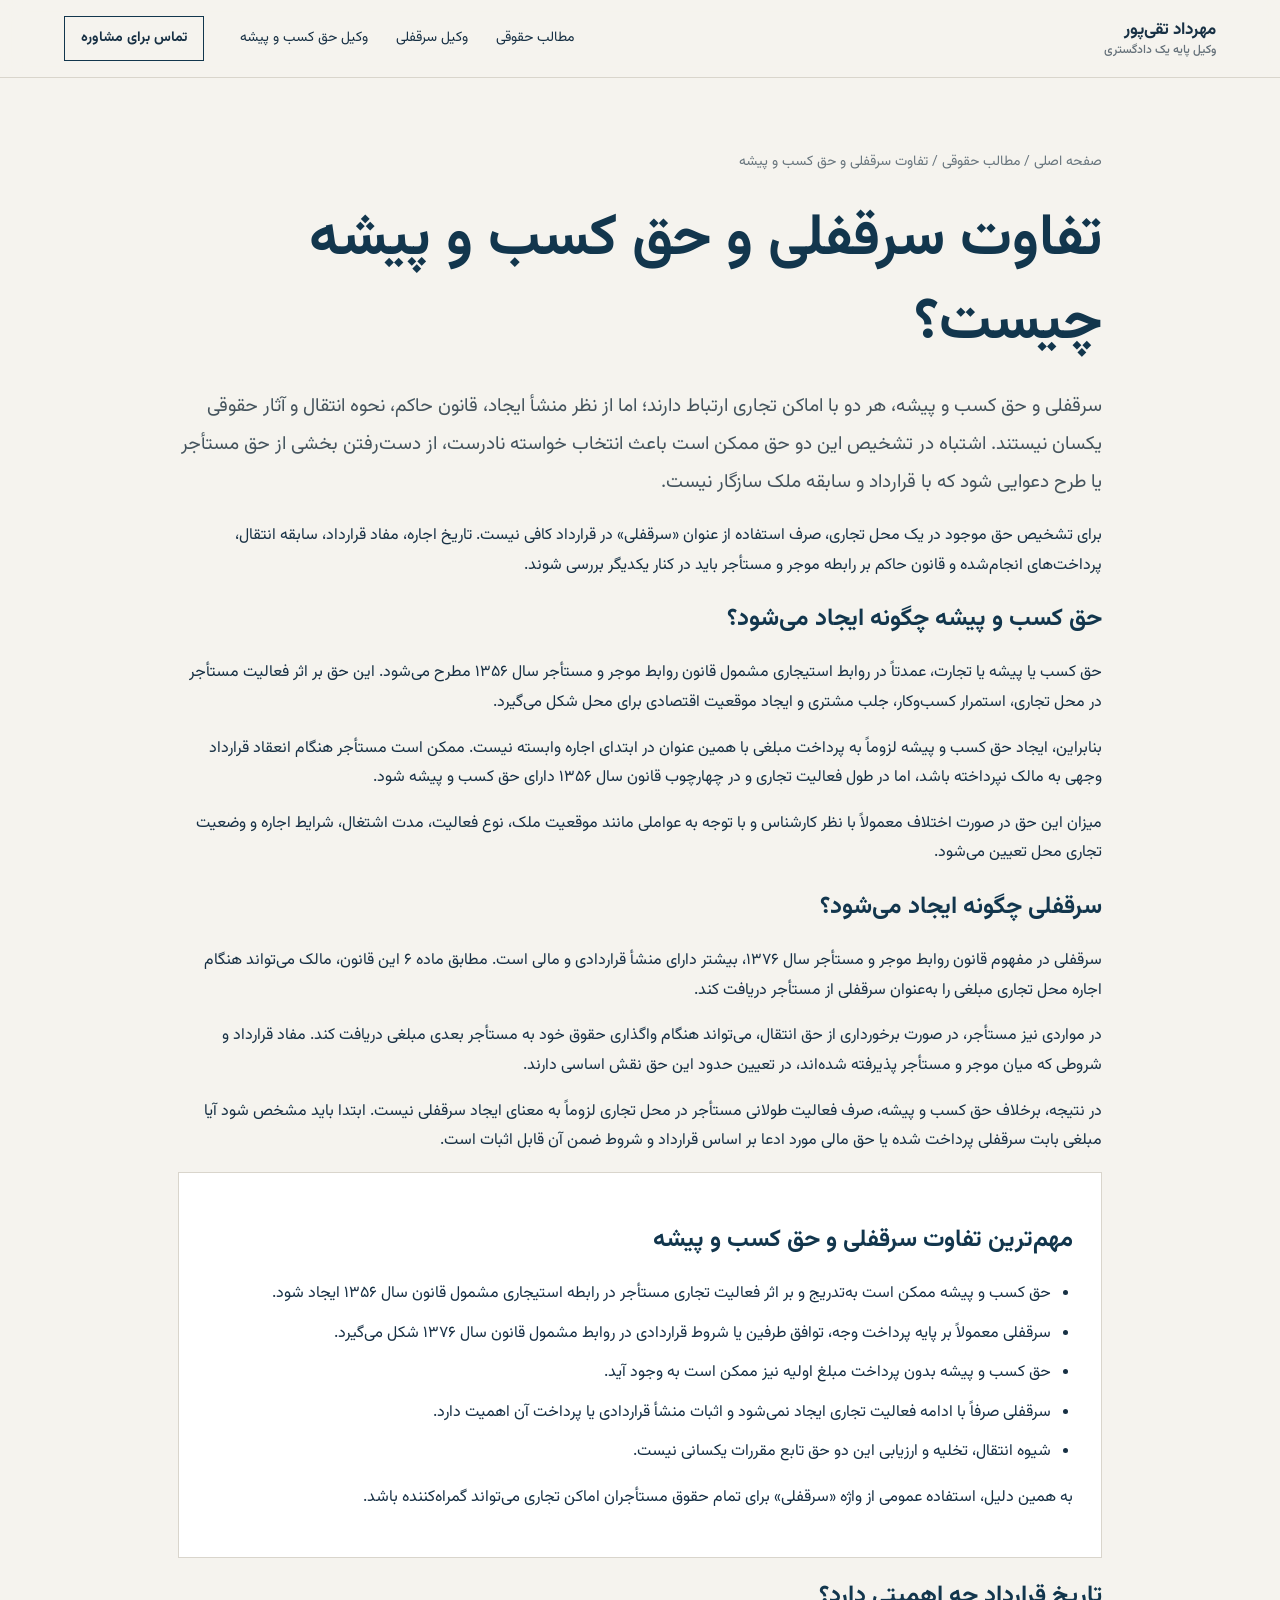
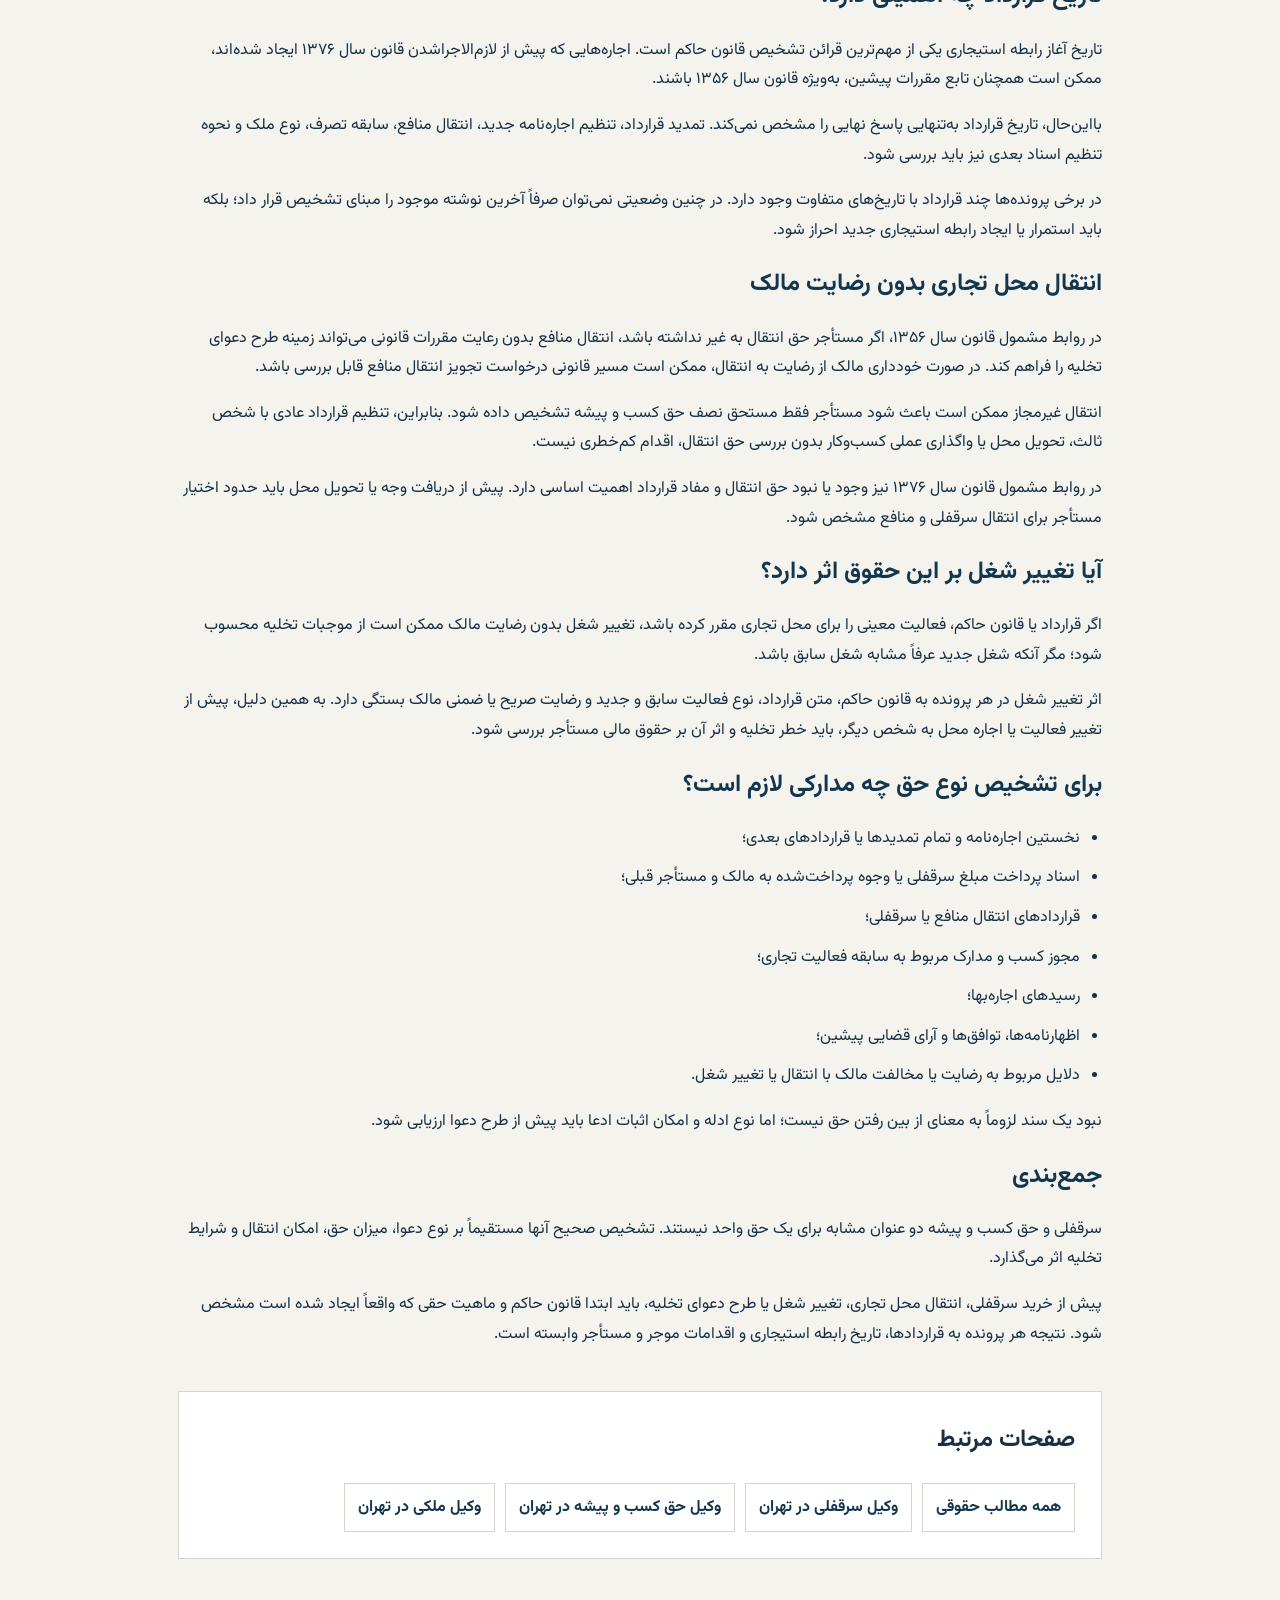
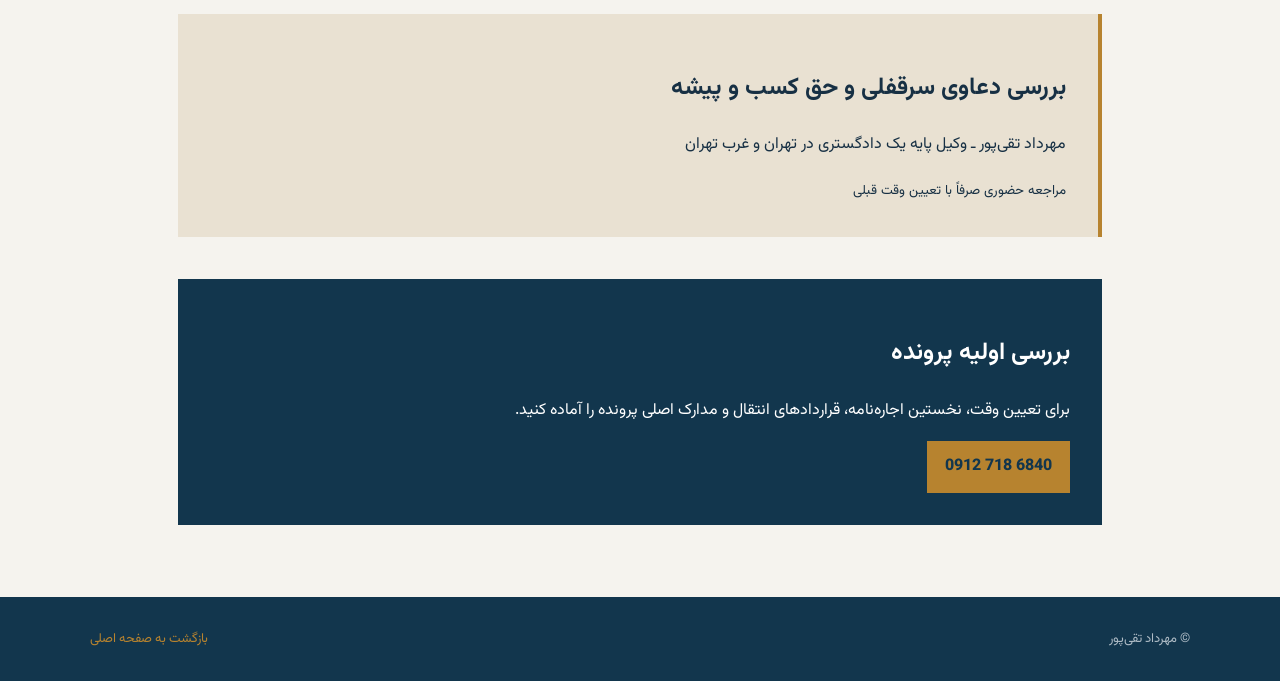
<file: tafavot-sarqofli-hagh-kasb-pishe.html>
<!doctype html>
<html lang="fa" dir="rtl">
<head>
  <meta charset="utf-8">
  <meta name="viewport" content="width=device-width,initial-scale=1">
  <title>تفاوت سرقفلی و حق کسب و پیشه چیست؟ | مهرداد تقی‌پور</title>
  <meta name="description" content="تفاوت سرقفلی و حق کسب و پیشه از نظر منشأ ایجاد، قانون حاکم، انتقال، تغییر شغل و تخلیه؛ نکات مهم برای موجر و مستأجر اماکن تجاری.">
  <meta name="robots" content="index,follow,max-image-preview:large">
  <link rel="canonical" href="https://mehrdad-taghipour.github.io/tafavot-sarqofli-hagh-kasb-pishe.html">
  <script type="application/ld+json">{"@context":"https://schema.org","@graph":[{"@type":"Article","headline":"تفاوت سرقفلی و حق کسب و پیشه چیست؟","description":"بررسی تفاوت سرقفلی و حق کسب و پیشه از نظر منشأ ایجاد، قانون حاکم، انتقال و تخلیه.","datePublished":"2026-09-10","dateModified":"2026-09-10","mainEntityOfPage":"https://mehrdad-taghipour.github.io/tafavot-sarqofli-hagh-kasb-pishe.html","author":{"@type":"Person","name":"مهرداد تقی‌پور","jobTitle":"وکیل پایه یک دادگستری","url":"https://mehrdad-taghipour.github.io/","sameAs":["https://hub.23055.ir/lawyer-profile?public_lawyer_id=50233"]},"publisher":{"@type":"LegalService","@id":"https://mehrdad-taghipour.github.io/#legalservice","name":"دفتر وکالت مهرداد تقی‌پور"}},{"@type":"BreadcrumbList","itemListElement":[{"@type":"ListItem","position":1,"name":"صفحه اصلی","item":"https://mehrdad-taghipour.github.io/"},{"@type":"ListItem","position":2,"name":"مطالب حقوقی","item":"https://mehrdad-taghipour.github.io/mataleb-hoghoghi.html"},{"@type":"ListItem","position":3,"name":"تفاوت سرقفلی و حق کسب و پیشه","item":"https://mehrdad-taghipour.github.io/tafavot-sarqofli-hagh-kasb-pishe.html"}]}]}</script>
  <link rel="preconnect" href="https://fonts.googleapis.com">
  <link rel="preconnect" href="https://fonts.gstatic.com" crossorigin>
  <link href="https://fonts.googleapis.com/css2?family=Vazirmatn:wght@400;500;600;700;800&display=swap" rel="stylesheet">
  <link rel="stylesheet" href="styles.css">
  <link rel="stylesheet" href="demo.css">
  <link rel="stylesheet" href="seo.css">
</head>
<body>
  <header class="nav"><a class="brand" href="index.html"><strong>مهرداد تقی‌پور</strong><small>وکیل پایه یک دادگستری</small></a><nav><a href="mataleb-hoghoghi.html">مطالب حقوقی</a><a href="vakil-sarqofli-tehran.html">وکیل سرقفلی</a><a href="vakil-hagh-kasb-pishe-tehran.html">وکیل حق کسب و پیشه</a></nav><a class="nav-cta" href="tel:+989127186840">تماس برای مشاوره</a></header>
  <article class="seo-page">
    <div class="seo-breadcrumb"><a href="index.html">صفحه اصلی</a> / <a href="mataleb-hoghoghi.html">مطالب حقوقی</a> / تفاوت سرقفلی و حق کسب و پیشه</div>
    <h1>تفاوت سرقفلی و حق کسب و پیشه چیست؟</h1>
    <p class="seo-intro">سرقفلی و حق کسب و پیشه، هر دو با اماکن تجاری ارتباط دارند؛ اما از نظر منشأ ایجاد، قانون حاکم، نحوه انتقال و آثار حقوقی یکسان نیستند. اشتباه در تشخیص این دو حق ممکن است باعث انتخاب خواسته نادرست، از دست‌رفتن بخشی از حق مستأجر یا طرح دعوایی شود که با قرارداد و سابقه ملک سازگار نیست.</p>
    <p>برای تشخیص حق موجود در یک محل تجاری، صرف استفاده از عنوان «سرقفلی» در قرارداد کافی نیست. تاریخ اجاره، مفاد قرارداد، سابقه انتقال، پرداخت‌های انجام‌شده و قانون حاکم بر رابطه موجر و مستأجر باید در کنار یکدیگر بررسی شوند.</p>

    <h2>حق کسب و پیشه چگونه ایجاد می‌شود؟</h2>
    <p>حق کسب یا پیشه یا تجارت، عمدتاً در روابط استیجاری مشمول قانون روابط موجر و مستأجر سال ۱۳۵۶ مطرح می‌شود. این حق بر اثر فعالیت مستأجر در محل تجاری، استمرار کسب‌وکار، جلب مشتری و ایجاد موقعیت اقتصادی برای محل شکل می‌گیرد.</p>
    <p>بنابراین، ایجاد حق کسب و پیشه لزوماً به پرداخت مبلغی با همین عنوان در ابتدای اجاره وابسته نیست. ممکن است مستأجر هنگام انعقاد قرارداد وجهی به مالک نپرداخته باشد، اما در طول فعالیت تجاری و در چهارچوب قانون سال ۱۳۵۶ دارای حق کسب و پیشه شود.</p>
    <p>میزان این حق در صورت اختلاف معمولاً با نظر کارشناس و با توجه به عواملی مانند موقعیت ملک، نوع فعالیت، مدت اشتغال، شرایط اجاره و وضعیت تجاری محل تعیین می‌شود.</p>

    <h2>سرقفلی چگونه ایجاد می‌شود؟</h2>
    <p>سرقفلی در مفهوم قانون روابط موجر و مستأجر سال ۱۳۷۶، بیشتر دارای منشأ قراردادی و مالی است. مطابق ماده ۶ این قانون، مالک می‌تواند هنگام اجاره محل تجاری مبلغی را به‌عنوان سرقفلی از مستأجر دریافت کند.</p>
    <p>در مواردی نیز مستأجر، در صورت برخورداری از حق انتقال، می‌تواند هنگام واگذاری حقوق خود به مستأجر بعدی مبلغی دریافت کند. مفاد قرارداد و شروطی که میان موجر و مستأجر پذیرفته شده‌اند، در تعیین حدود این حق نقش اساسی دارند.</p>
    <p>در نتیجه، برخلاف حق کسب و پیشه، صرف فعالیت طولانی مستأجر در محل تجاری لزوماً به معنای ایجاد سرقفلی نیست. ابتدا باید مشخص شود آیا مبلغی بابت سرقفلی پرداخت شده یا حق مالی مورد ادعا بر اساس قرارداد و شروط ضمن آن قابل اثبات است.</p>

    <section class="seo-box">
      <h2>مهم‌ترین تفاوت سرقفلی و حق کسب و پیشه</h2>
      <ul class="seo-list">
        <li>حق کسب و پیشه ممکن است به‌تدریج و بر اثر فعالیت تجاری مستأجر در رابطه استیجاری مشمول قانون سال ۱۳۵۶ ایجاد شود.</li>
        <li>سرقفلی معمولاً بر پایه پرداخت وجه، توافق طرفین یا شروط قراردادی در روابط مشمول قانون سال ۱۳۷۶ شکل می‌گیرد.</li>
        <li>حق کسب و پیشه بدون پرداخت مبلغ اولیه نیز ممکن است به وجود آید.</li>
        <li>سرقفلی صرفاً با ادامه فعالیت تجاری ایجاد نمی‌شود و اثبات منشأ قراردادی یا پرداخت آن اهمیت دارد.</li>
        <li>شیوه انتقال، تخلیه و ارزیابی این دو حق تابع مقررات یکسانی نیست.</li>
      </ul>
      <p>به همین دلیل، استفاده عمومی از واژه «سرقفلی» برای تمام حقوق مستأجران اماکن تجاری می‌تواند گمراه‌کننده باشد.</p>
    </section>

    <h2>تاریخ قرارداد چه اهمیتی دارد؟</h2>
    <p>تاریخ آغاز رابطه استیجاری یکی از مهم‌ترین قرائن تشخیص قانون حاکم است. اجاره‌هایی که پیش از لازم‌الاجراشدن قانون سال ۱۳۷۶ ایجاد شده‌اند، ممکن است همچنان تابع مقررات پیشین، به‌ویژه قانون سال ۱۳۵۶ باشند.</p>
    <p>بااین‌حال، تاریخ قرارداد به‌تنهایی پاسخ نهایی را مشخص نمی‌کند. تمدید قرارداد، تنظیم اجاره‌نامه جدید، انتقال منافع، سابقه تصرف، نوع ملک و نحوه تنظیم اسناد بعدی نیز باید بررسی شود.</p>
    <p>در برخی پرونده‌ها چند قرارداد با تاریخ‌های متفاوت وجود دارد. در چنین وضعیتی نمی‌توان صرفاً آخرین نوشته موجود را مبنای تشخیص قرار داد؛ بلکه باید استمرار یا ایجاد رابطه استیجاری جدید احراز شود.</p>

    <h2>انتقال محل تجاری بدون رضایت مالک</h2>
    <p>در روابط مشمول قانون سال ۱۳۵۶، اگر مستأجر حق انتقال به غیر نداشته باشد، انتقال منافع بدون رعایت مقررات قانونی می‌تواند زمینه طرح دعوای تخلیه را فراهم کند. در صورت خودداری مالک از رضایت به انتقال، ممکن است مسیر قانونی درخواست تجویز انتقال منافع قابل بررسی باشد.</p>
    <p>انتقال غیرمجاز ممکن است باعث شود مستأجر فقط مستحق نصف حق کسب و پیشه تشخیص داده شود. بنابراین، تنظیم قرارداد عادی با شخص ثالث، تحویل محل یا واگذاری عملی کسب‌وکار بدون بررسی حق انتقال، اقدام کم‌خطری نیست.</p>
    <p>در روابط مشمول قانون سال ۱۳۷۶ نیز وجود یا نبود حق انتقال و مفاد قرارداد اهمیت اساسی دارد. پیش از دریافت وجه یا تحویل محل باید حدود اختیار مستأجر برای انتقال سرقفلی و منافع مشخص شود.</p>

    <h2>آیا تغییر شغل بر این حقوق اثر دارد؟</h2>
    <p>اگر قرارداد یا قانون حاکم، فعالیت معینی را برای محل تجاری مقرر کرده باشد، تغییر شغل بدون رضایت مالک ممکن است از موجبات تخلیه محسوب شود؛ مگر آنکه شغل جدید عرفاً مشابه شغل سابق باشد.</p>
    <p>اثر تغییر شغل در هر پرونده به قانون حاکم، متن قرارداد، نوع فعالیت سابق و جدید و رضایت صریح یا ضمنی مالک بستگی دارد. به همین دلیل، پیش از تغییر فعالیت یا اجاره محل به شخص دیگر، باید خطر تخلیه و اثر آن بر حقوق مالی مستأجر بررسی شود.</p>

    <h2>برای تشخیص نوع حق چه مدارکی لازم است؟</h2>
    <ul class="seo-list">
      <li>نخستین اجاره‌نامه و تمام تمدیدها یا قراردادهای بعدی؛</li>
      <li>اسناد پرداخت مبلغ سرقفلی یا وجوه پرداخت‌شده به مالک و مستأجر قبلی؛</li>
      <li>قراردادهای انتقال منافع یا سرقفلی؛</li>
      <li>مجوز کسب و مدارک مربوط به سابقه فعالیت تجاری؛</li>
      <li>رسیدهای اجاره‌بها؛</li>
      <li>اظهارنامه‌ها، توافق‌ها و آرای قضایی پیشین؛</li>
      <li>دلایل مربوط به رضایت یا مخالفت مالک با انتقال یا تغییر شغل.</li>
    </ul>
    <p>نبود یک سند لزوماً به معنای از بین رفتن حق نیست؛ اما نوع ادله و امکان اثبات ادعا باید پیش از طرح دعوا ارزیابی شود.</p>

    <h2>جمع‌بندی</h2>
    <p>سرقفلی و حق کسب و پیشه دو عنوان مشابه برای یک حق واحد نیستند. تشخیص صحیح آنها مستقیماً بر نوع دعوا، میزان حق، امکان انتقال و شرایط تخلیه اثر می‌گذارد.</p>
    <p>پیش از خرید سرقفلی، انتقال محل تجاری، تغییر شغل یا طرح دعوای تخلیه، باید ابتدا قانون حاکم و ماهیت حقی که واقعاً ایجاد شده است مشخص شود. نتیجه هر پرونده به قراردادها، تاریخ رابطه استیجاری و اقدامات موجر و مستأجر وابسته است.</p>

    <section class="related-services"><h2>صفحات مرتبط</h2><nav aria-label="صفحات مرتبط"><a href="mataleb-hoghoghi.html">همه مطالب حقوقی</a><a href="vakil-sarqofli-tehran.html">وکیل سرقفلی در تهران</a><a href="vakil-hagh-kasb-pishe-tehran.html">وکیل حق کسب و پیشه در تهران</a><a href="vakil-melki-tehran.html">وکیل ملکی در تهران</a></nav></section>
    <section class="office-box"><h2>بررسی دعاوی سرقفلی و حق کسب و پیشه</h2><p>مهرداد تقی‌پور ـ وکیل پایه یک دادگستری در تهران و غرب تهران</p><small>مراجعه حضوری صرفاً با تعیین وقت قبلی</small></section>
    <section class="seo-cta"><h2>بررسی اولیه پرونده</h2><p>برای تعیین وقت، نخستین اجاره‌نامه، قراردادهای انتقال و مدارک اصلی پرونده را آماده کنید.</p><a href="tel:+989127186840" dir="ltr" style="direction:ltr;unicode-bidi:isolate">0912 718 6840</a></section>
  </article>
  <footer><span>© مهرداد تقی‌پور</span><a href="index.html">بازگشت به صفحه اصلی</a></footer>
</body>
</html>
</file>
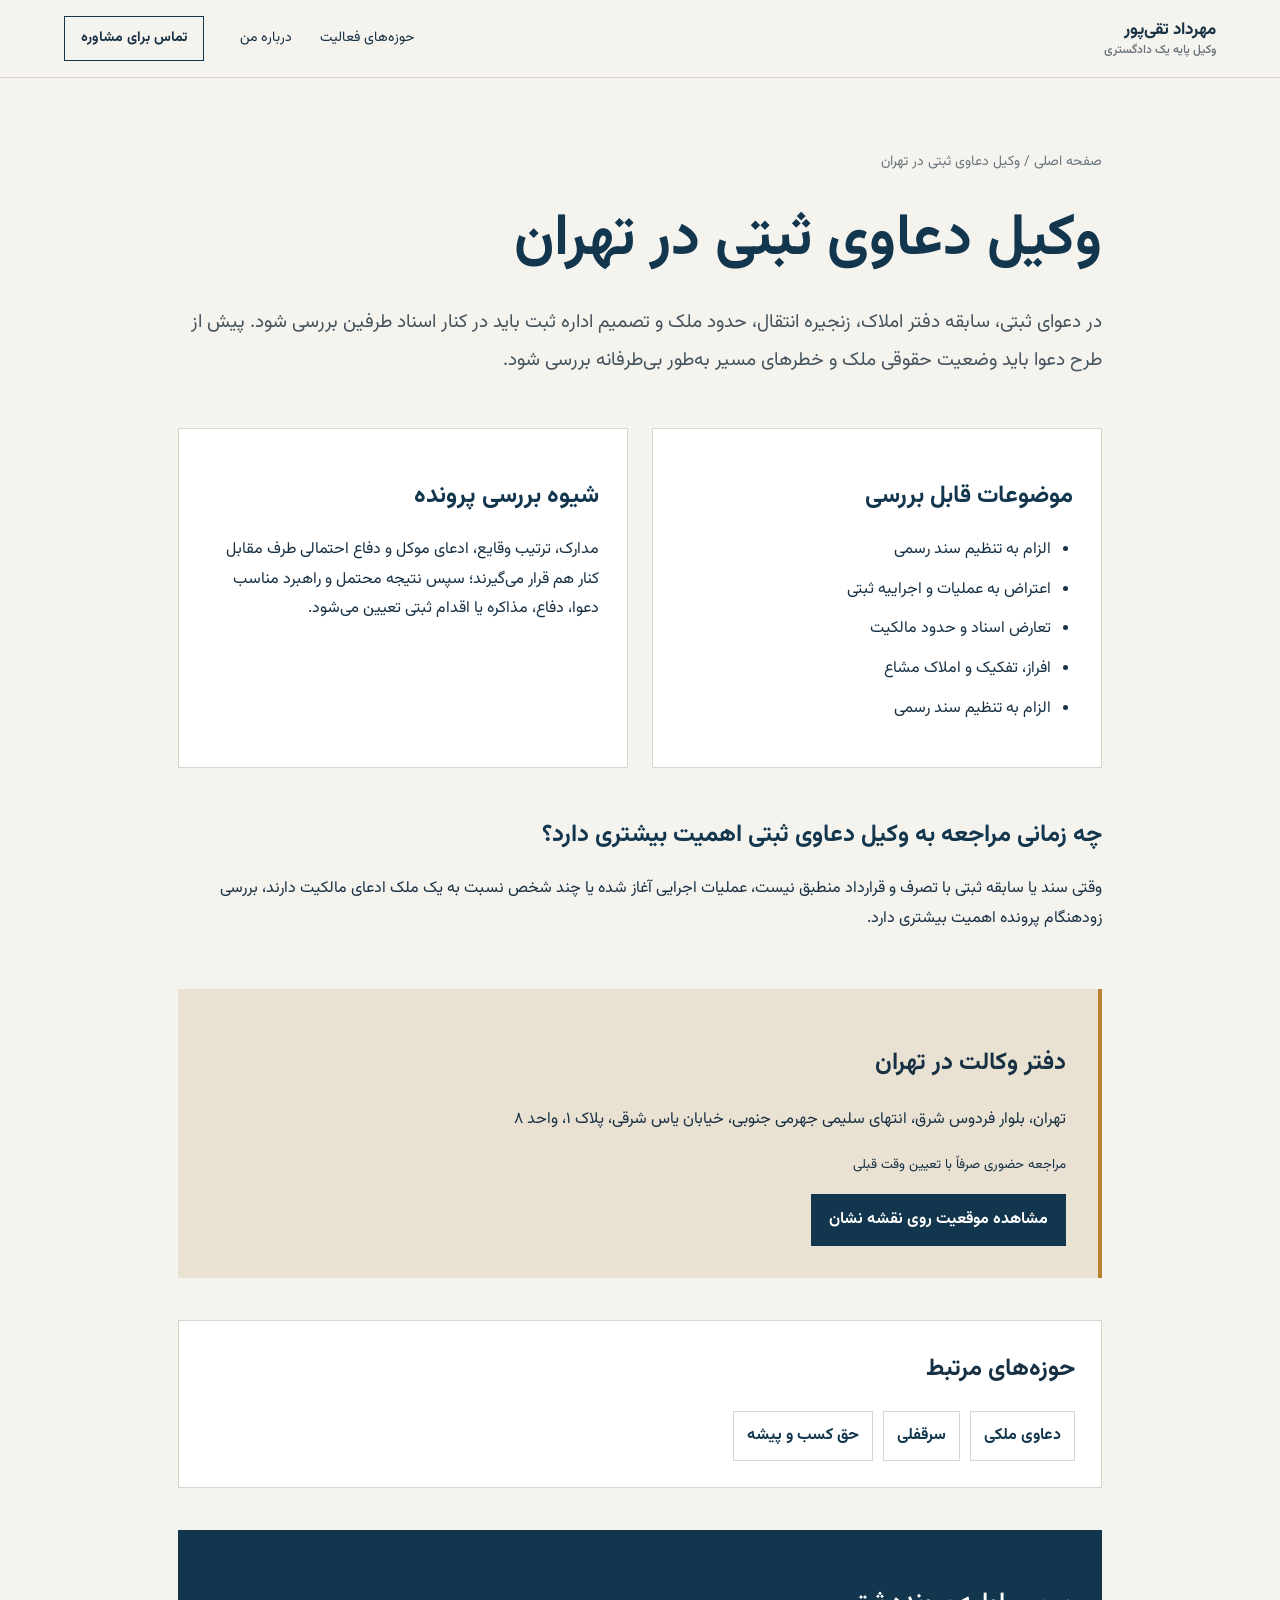
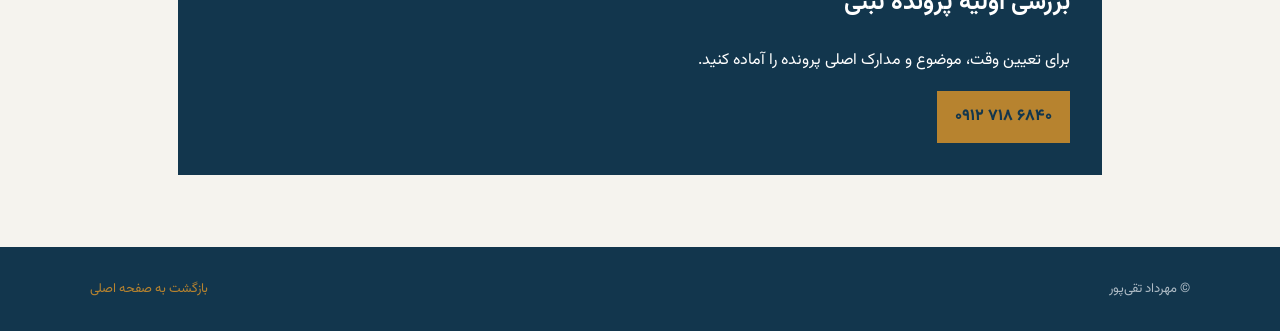
<file: vakil-davavi-sabti-tehran.html>
<!doctype html><html lang="fa" dir="rtl"><head><meta charset="utf-8"><meta name="viewport" content="width=device-width,initial-scale=1">
<title>وکیل دعاوی ثبتی در تهران | مهرداد تقی‌پور</title><meta name="description" content="بررسی و پیگیری دعاوی ثبتی در تهران؛ ابطال سند، تعارض اسناد، افراز، اجرای ثبت و ابطال و اصلاح سند رسمی توسط مهرداد تقی‌پور، وکیل پایه یک دادگستری."><meta name="robots" content="index,follow,max-image-preview:large">
<link rel="canonical" href="https://mehrdad-taghipour.github.io/vakil-davavi-sabti-tehran.html"><script type="application/ld+json">{"@context":"https://schema.org","@graph":[{"@type":"LegalService","@id":"https://mehrdad-taghipour.github.io/#legalservice","name":"دفتر وکالت مهرداد تقی‌پور","url":"https://mehrdad-taghipour.github.io/","telephone":"+989127186840","serviceType":"وکالت و مشاوره دعاوی ثبتی","areaServed":["تهران","غرب تهران","منطقه ۵ تهران"]},{"@type":"BreadcrumbList","itemListElement":[{"@type":"ListItem","position":1,"name":"صفحه اصلی","item":"https://mehrdad-taghipour.github.io/"},{"@type":"ListItem","position":2,"name":"وکیل دعاوی ثبتی در تهران","item":"https://mehrdad-taghipour.github.io/vakil-davavi-sabti-tehran.html"}]}]}</script><link rel="preconnect" href="https://fonts.googleapis.com"><link rel="preconnect" href="https://fonts.gstatic.com" crossorigin><link href="https://fonts.googleapis.com/css2?family=Vazirmatn:wght@400;500;600;700;800&display=swap" rel="stylesheet"><link rel="stylesheet" href="styles.css"><link rel="stylesheet" href="demo.css"><link rel="stylesheet" href="seo.css"></head>
<body><header class="nav"><a class="brand" href="index.html"><strong>مهرداد تقی‌پور</strong><small>وکیل پایه یک دادگستری</small></a><nav><a href="index.html#services">حوزه‌های فعالیت</a><a href="index.html#about">درباره من</a></nav><a class="nav-cta" href="tel:+989127186840">تماس برای مشاوره</a></header>
<main class="seo-page"><div class="seo-breadcrumb"><a href="index.html">صفحه اصلی</a> / وکیل دعاوی ثبتی در تهران</div><h1>وکیل دعاوی ثبتی در تهران</h1>
<p class="seo-intro">در دعوای ثبتی، سابقه دفتر املاک، زنجیره انتقال، حدود ملک و تصمیم اداره ثبت باید در کنار اسناد طرفین بررسی شود. پیش از طرح دعوا باید وضعیت حقوقی ملک و خطرهای مسیر به‌طور بی‌طرفانه بررسی شود.</p>
<div class="seo-grid"><section class="seo-box"><h2>موضوعات قابل بررسی</h2><ul class="seo-list"><li>الزام به تنظیم سند رسمی</li><li>اعتراض به عملیات و اجراییه ثبتی</li><li>تعارض اسناد و حدود مالکیت</li><li>افراز، تفکیک و املاک مشاع</li><li>الزام به تنظیم سند رسمی</li></ul></section><section class="seo-box"><h2>شیوه بررسی پرونده</h2><p>مدارک، ترتیب وقایع، ادعای موکل و دفاع احتمالی طرف مقابل کنار هم قرار می‌گیرند؛ سپس نتیجه محتمل و راهبرد مناسب دعوا، دفاع، مذاکره یا اقدام ثبتی تعیین می‌شود.</p></section></div>
<h2>چه زمانی مراجعه به وکیل دعاوی ثبتی اهمیت بیشتری دارد؟</h2><p>وقتی سند یا سابقه ثبتی با تصرف و قرارداد منطبق نیست، عملیات اجرایی آغاز شده یا چند شخص نسبت به یک ملک ادعای مالکیت دارند، بررسی زودهنگام پرونده اهمیت بیشتری دارد.</p>
<section class="office-box"><h2>دفتر وکالت در تهران</h2><p>تهران، بلوار فردوس شرق، انتهای سلیمی جهرمی جنوبی، خیابان یاس شرقی، پلاک ۱، واحد ۸</p><small>مراجعه حضوری صرفاً با تعیین وقت قبلی</small><br><a href="https://neshan.org/maps/places/sbvkg52x-yMv#c35.718-51.327-15z-0p">مشاهده موقعیت روی نقشه نشان</a></section>
<section class="related-services"><h2>حوزه‌های مرتبط</h2><nav aria-label="حوزه‌های حقوقی مرتبط"><a href="vakil-melki-tehran.html">دعاوی ملکی</a><a href="vakil-sarqofli-tehran.html">سرقفلی</a><a href="vakil-hagh-kasb-pishe-tehran.html">حق کسب و پیشه</a></nav></section>
<section class="seo-cta"><h2>بررسی اولیه پرونده ثبتی</h2><p>برای تعیین وقت، موضوع و مدارک اصلی پرونده را آماده کنید.</p><a href="tel:+989127186840" dir="ltr">۰۹۱۲ ۷۱۸ ۶۸۴۰</a></section></main><footer><span>© مهرداد تقی‌پور</span><a href="index.html">بازگشت به صفحه اصلی</a></footer></body></html>
</file>
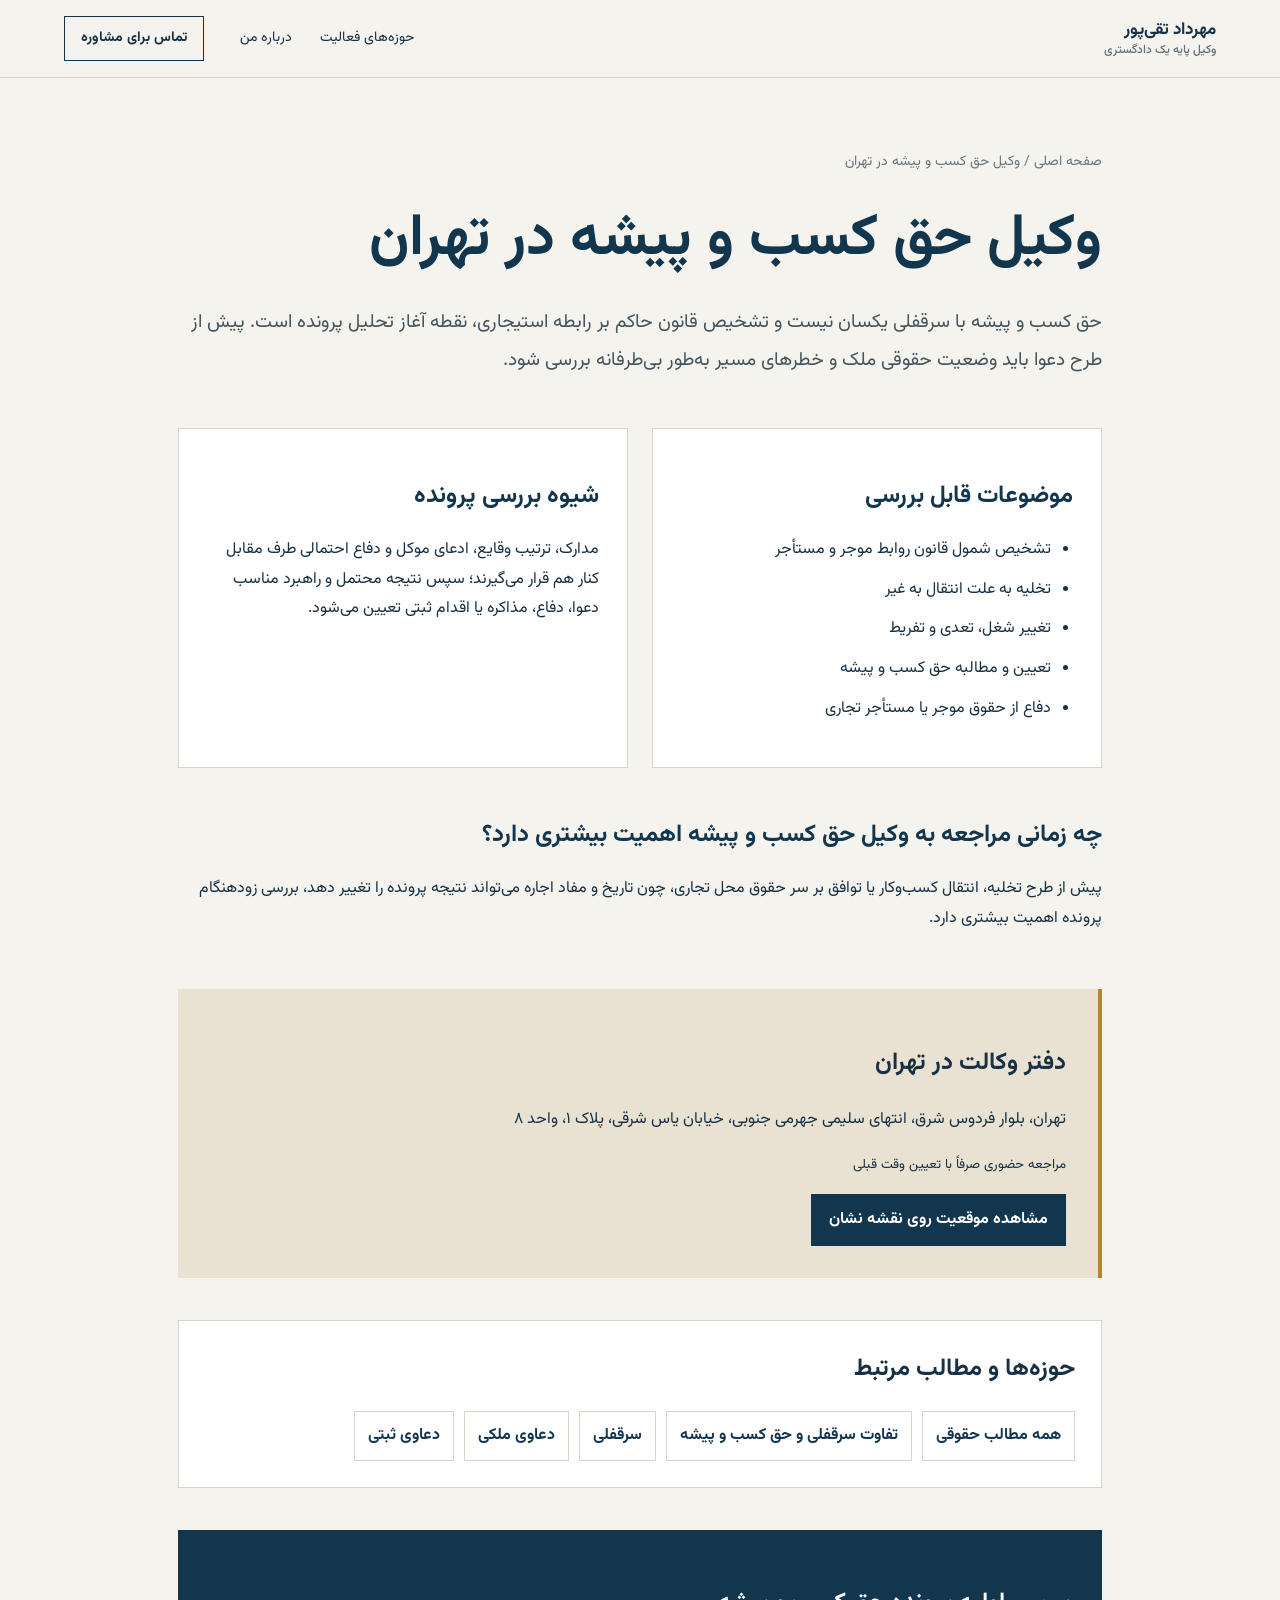
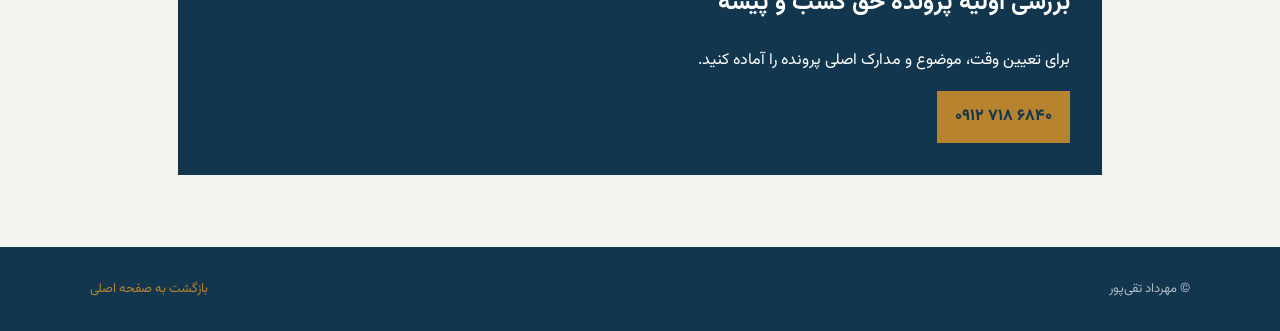
<file: vakil-hagh-kasb-pishe-tehran.html>
<!doctype html><html lang="fa" dir="rtl"><head><meta charset="utf-8"><meta name="viewport" content="width=device-width,initial-scale=1">
<title>وکیل حق کسب و پیشه در تهران | مهرداد تقی‌پور</title><meta name="description" content="بررسی و پیگیری دعاوی حق کسب و پیشه در تهران با توجه به قانون حاکم بر اجاره، سابقه فعالیت تجاری و علت تخلیه توسط مهرداد تقی‌پور، وکیل پایه یک دادگستری."><meta name="robots" content="index,follow,max-image-preview:large">
<link rel="canonical" href="https://mehrdad-taghipour.github.io/vakil-hagh-kasb-pishe-tehran.html"><script type="application/ld+json">{"@context":"https://schema.org","@graph":[{"@type":"LegalService","@id":"https://mehrdad-taghipour.github.io/#legalservice","name":"دفتر وکالت مهرداد تقی‌پور","url":"https://mehrdad-taghipour.github.io/","telephone":"+989127186840","serviceType":"وکالت و مشاوره دعاوی حق کسب و پیشه","areaServed":["تهران","غرب تهران","منطقه ۵ تهران"]},{"@type":"BreadcrumbList","itemListElement":[{"@type":"ListItem","position":1,"name":"صفحه اصلی","item":"https://mehrdad-taghipour.github.io/"},{"@type":"ListItem","position":2,"name":"وکیل حق کسب و پیشه در تهران","item":"https://mehrdad-taghipour.github.io/vakil-hagh-kasb-pishe-tehran.html"}]}]}</script><link rel="preconnect" href="https://fonts.googleapis.com"><link rel="preconnect" href="https://fonts.gstatic.com" crossorigin><link href="https://fonts.googleapis.com/css2?family=Vazirmatn:wght@400;500;600;700;800&display=swap" rel="stylesheet"><link rel="stylesheet" href="styles.css"><link rel="stylesheet" href="demo.css"><link rel="stylesheet" href="seo.css"></head>
<body><header class="nav"><a class="brand" href="index.html"><strong>مهرداد تقی‌پور</strong><small>وکیل پایه یک دادگستری</small></a><nav><a href="index.html#services">حوزه‌های فعالیت</a><a href="index.html#about">درباره من</a></nav><a class="nav-cta" href="tel:+989127186840">تماس برای مشاوره</a></header>
<main class="seo-page"><div class="seo-breadcrumb"><a href="index.html">صفحه اصلی</a> / وکیل حق کسب و پیشه در تهران</div><h1>وکیل حق کسب و پیشه در تهران</h1>
<p class="seo-intro">حق کسب و پیشه با سرقفلی یکسان نیست و تشخیص قانون حاکم بر رابطه استیجاری، نقطه آغاز تحلیل پرونده است. پیش از طرح دعوا باید وضعیت حقوقی ملک و خطرهای مسیر به‌طور بی‌طرفانه بررسی شود.</p>
<div class="seo-grid"><section class="seo-box"><h2>موضوعات قابل بررسی</h2><ul class="seo-list"><li>تشخیص شمول قانون روابط موجر و مستأجر</li><li>تخلیه به علت انتقال به غیر</li><li>تغییر شغل، تعدی و تفریط</li><li>تعیین و مطالبه حق کسب و پیشه</li><li>دفاع از حقوق موجر یا مستأجر تجاری</li></ul></section><section class="seo-box"><h2>شیوه بررسی پرونده</h2><p>مدارک، ترتیب وقایع، ادعای موکل و دفاع احتمالی طرف مقابل کنار هم قرار می‌گیرند؛ سپس نتیجه محتمل و راهبرد مناسب دعوا، دفاع، مذاکره یا اقدام ثبتی تعیین می‌شود.</p></section></div>
<h2>چه زمانی مراجعه به وکیل حق کسب و پیشه اهمیت بیشتری دارد؟</h2><p>پیش از طرح تخلیه، انتقال کسب‌وکار یا توافق بر سر حقوق محل تجاری، چون تاریخ و مفاد اجاره می‌تواند نتیجه پرونده را تغییر دهد، بررسی زودهنگام پرونده اهمیت بیشتری دارد.</p>
<section class="office-box"><h2>دفتر وکالت در تهران</h2><p>تهران، بلوار فردوس شرق، انتهای سلیمی جهرمی جنوبی، خیابان یاس شرقی، پلاک ۱، واحد ۸</p><small>مراجعه حضوری صرفاً با تعیین وقت قبلی</small><br><a href="https://neshan.org/maps/places/sbvkg52x-yMv#c35.718-51.327-15z-0p">مشاهده موقعیت روی نقشه نشان</a></section>
<section class="related-services"><h2>حوزه‌ها و مطالب مرتبط</h2><nav aria-label="حوزه‌های حقوقی مرتبط"><a href="mataleb-hoghoghi.html">همه مطالب حقوقی</a><a href="tafavot-sarqofli-hagh-kasb-pishe.html">تفاوت سرقفلی و حق کسب و پیشه</a><a href="vakil-sarqofli-tehran.html">سرقفلی</a><a href="vakil-melki-tehran.html">دعاوی ملکی</a><a href="vakil-davavi-sabti-tehran.html">دعاوی ثبتی</a></nav></section>
<section class="seo-cta"><h2>بررسی اولیه پرونده حق کسب و پیشه</h2><p>برای تعیین وقت، موضوع و مدارک اصلی پرونده را آماده کنید.</p><a href="tel:+989127186840" dir="ltr">۰۹۱۲ ۷۱۸ ۶۸۴۰</a></section></main><footer><span>© مهرداد تقی‌پور</span><a href="index.html">بازگشت به صفحه اصلی</a></footer></body></html>
</file>
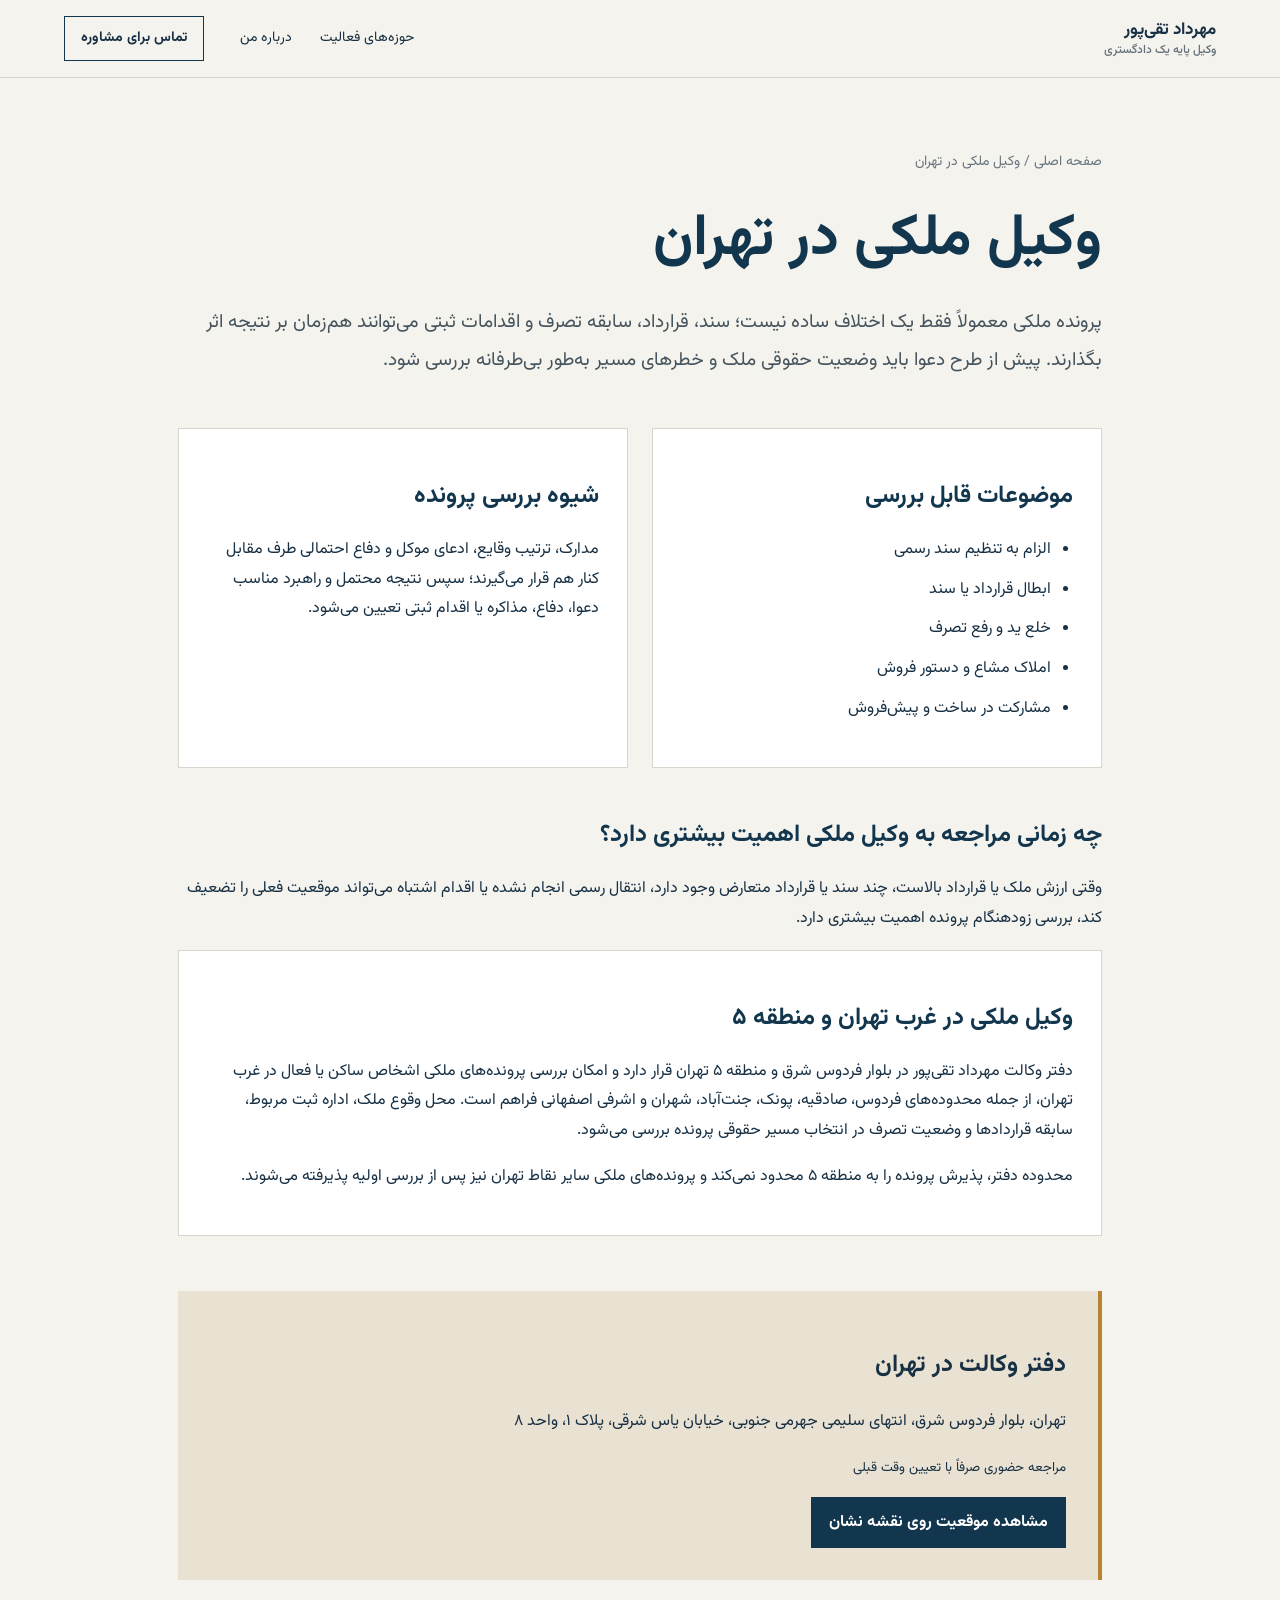
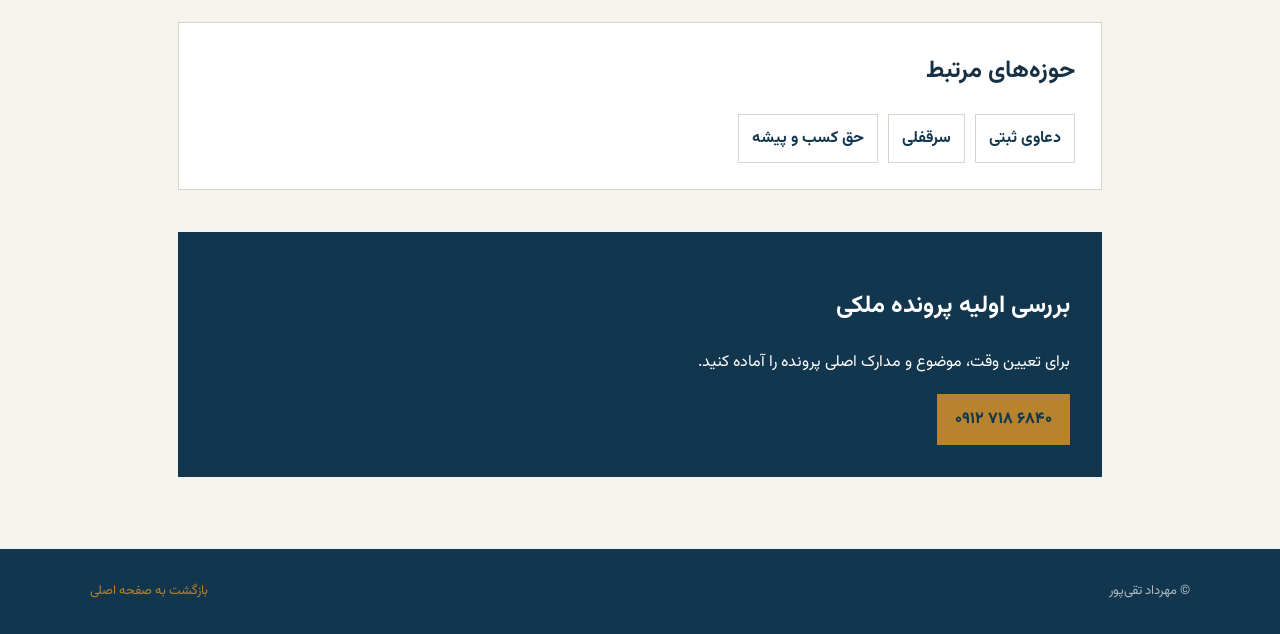
<file: vakil-melki-tehran.html>
<!doctype html><html lang="fa" dir="rtl"><head><meta charset="utf-8"><meta name="viewport" content="width=device-width,initial-scale=1">
<title>وکیل ملکی در تهران و غرب تهران | مهرداد تقی‌پور</title><meta name="description" content="بررسی و پیگیری دعاوی ملکی در تهران و غرب تهران؛ قرارداد، سند، خلع ید، مشارکت در ساخت و اختلافات مالکیت توسط مهرداد تقی‌پور، وکیل پایه یک دادگستری در منطقه ۵."><meta name="robots" content="index,follow,max-image-preview:large">
<link rel="canonical" href="https://mehrdad-taghipour.github.io/vakil-melki-tehran.html"><script type="application/ld+json">{"@context":"https://schema.org","@graph":[{"@type":"LegalService","@id":"https://mehrdad-taghipour.github.io/#legalservice","name":"دفتر وکالت مهرداد تقی‌پور","url":"https://mehrdad-taghipour.github.io/","telephone":"+989127186840","serviceType":"وکالت و مشاوره دعاوی ملکی","areaServed":["تهران","غرب تهران","منطقه ۵ تهران"]},{"@type":"BreadcrumbList","itemListElement":[{"@type":"ListItem","position":1,"name":"صفحه اصلی","item":"https://mehrdad-taghipour.github.io/"},{"@type":"ListItem","position":2,"name":"وکیل ملکی در تهران","item":"https://mehrdad-taghipour.github.io/vakil-melki-tehran.html"}]}]}</script><link rel="preconnect" href="https://fonts.googleapis.com"><link rel="preconnect" href="https://fonts.gstatic.com" crossorigin><link href="https://fonts.googleapis.com/css2?family=Vazirmatn:wght@400;500;600;700;800&display=swap" rel="stylesheet"><link rel="stylesheet" href="styles.css"><link rel="stylesheet" href="demo.css"><link rel="stylesheet" href="seo.css"></head>
<body><header class="nav"><a class="brand" href="index.html"><strong>مهرداد تقی‌پور</strong><small>وکیل پایه یک دادگستری</small></a><nav><a href="index.html#services">حوزه‌های فعالیت</a><a href="index.html#about">درباره من</a></nav><a class="nav-cta" href="tel:+989127186840">تماس برای مشاوره</a></header>
<main class="seo-page"><div class="seo-breadcrumb"><a href="index.html">صفحه اصلی</a> / وکیل ملکی در تهران</div><h1>وکیل ملکی در تهران</h1>
<p class="seo-intro">پرونده ملکی معمولاً فقط یک اختلاف ساده نیست؛ سند، قرارداد، سابقه تصرف و اقدامات ثبتی می‌توانند هم‌زمان بر نتیجه اثر بگذارند. پیش از طرح دعوا باید وضعیت حقوقی ملک و خطرهای مسیر به‌طور بی‌طرفانه بررسی شود.</p>
<div class="seo-grid"><section class="seo-box"><h2>موضوعات قابل بررسی</h2><ul class="seo-list"><li>الزام به تنظیم سند رسمی</li><li>ابطال قرارداد یا سند</li><li>خلع ید و رفع تصرف</li><li>املاک مشاع و دستور فروش</li><li>مشارکت در ساخت و پیش‌فروش</li></ul></section><section class="seo-box"><h2>شیوه بررسی پرونده</h2><p>مدارک، ترتیب وقایع، ادعای موکل و دفاع احتمالی طرف مقابل کنار هم قرار می‌گیرند؛ سپس نتیجه محتمل و راهبرد مناسب دعوا، دفاع، مذاکره یا اقدام ثبتی تعیین می‌شود.</p></section></div>
<h2>چه زمانی مراجعه به وکیل ملکی اهمیت بیشتری دارد؟</h2><p>وقتی ارزش ملک یا قرارداد بالاست، چند سند یا قرارداد متعارض وجود دارد، انتقال رسمی انجام نشده یا اقدام اشتباه می‌تواند موقعیت فعلی را تضعیف کند، بررسی زودهنگام پرونده اهمیت بیشتری دارد.</p>
<section class="seo-box"><h2>وکیل ملکی در غرب تهران و منطقه ۵</h2><p>دفتر وکالت مهرداد تقی‌پور در بلوار فردوس شرق و منطقه ۵ تهران قرار دارد و امکان بررسی پرونده‌های ملکی اشخاص ساکن یا فعال در غرب تهران، از جمله محدوده‌های فردوس، صادقیه، پونک، جنت‌آباد، شهران و اشرفی اصفهانی فراهم است. محل وقوع ملک، اداره ثبت مربوط، سابقه قراردادها و وضعیت تصرف در انتخاب مسیر حقوقی پرونده بررسی می‌شود.</p><p>محدوده دفتر، پذیرش پرونده را به منطقه ۵ محدود نمی‌کند و پرونده‌های ملکی سایر نقاط تهران نیز پس از بررسی اولیه پذیرفته می‌شوند.</p></section>
<section class="office-box"><h2>دفتر وکالت در تهران</h2><p>تهران، بلوار فردوس شرق، انتهای سلیمی جهرمی جنوبی، خیابان یاس شرقی، پلاک ۱، واحد ۸</p><small>مراجعه حضوری صرفاً با تعیین وقت قبلی</small><br><a href="https://neshan.org/maps/places/sbvkg52x-yMv#c35.718-51.327-15z-0p">مشاهده موقعیت روی نقشه نشان</a></section>
<section class="related-services"><h2>حوزه‌های مرتبط</h2><nav aria-label="حوزه‌های حقوقی مرتبط"><a href="vakil-davavi-sabti-tehran.html">دعاوی ثبتی</a><a href="vakil-sarqofli-tehran.html">سرقفلی</a><a href="vakil-hagh-kasb-pishe-tehran.html">حق کسب و پیشه</a></nav></section>
<section class="seo-cta"><h2>بررسی اولیه پرونده ملکی</h2><p>برای تعیین وقت، موضوع و مدارک اصلی پرونده را آماده کنید.</p><a href="tel:+989127186840" dir="ltr">۰۹۱۲ ۷۱۸ ۶۸۴۰</a></section></main><footer><span>© مهرداد تقی‌پور</span><a href="index.html">بازگشت به صفحه اصلی</a></footer></body></html>
</file>
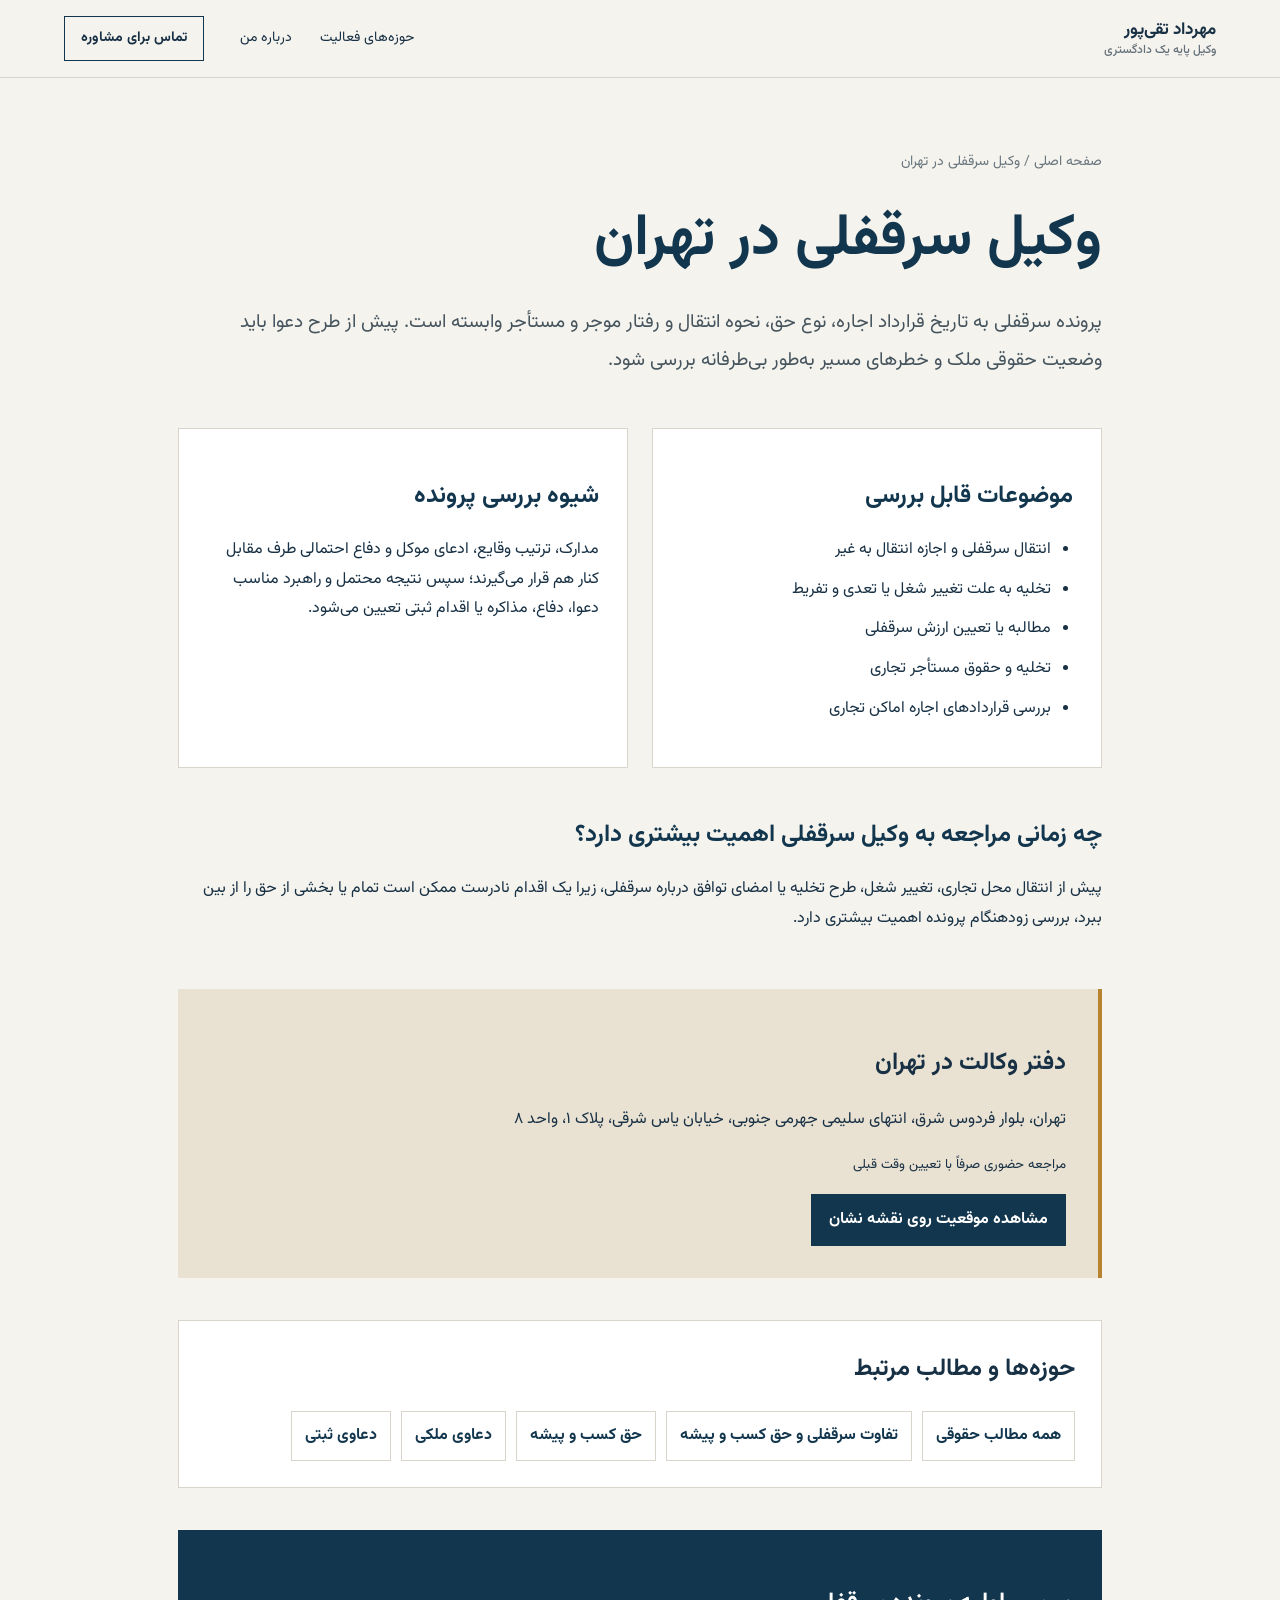
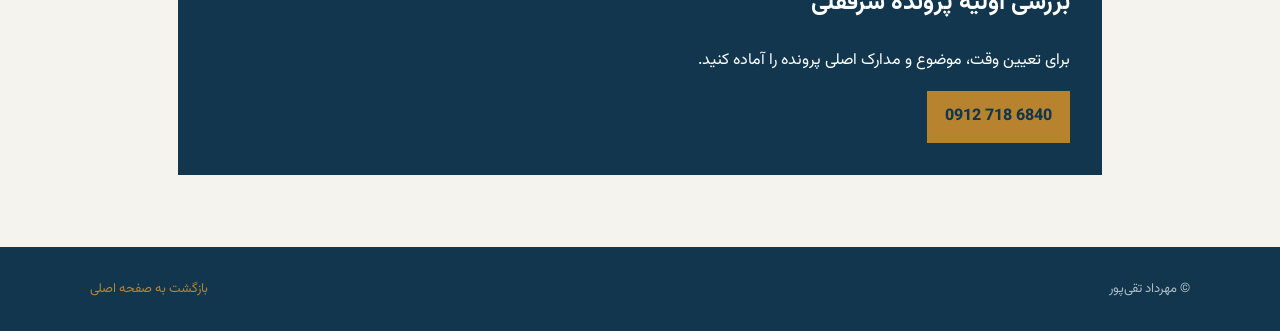
<file: vakil-sarqofli-tehran.html>
<!doctype html><html lang="fa" dir="rtl"><head><meta charset="utf-8"><meta name="viewport" content="width=device-width,initial-scale=1">
<title>وکیل سرقفلی در تهران | مهرداد تقی‌پور</title><meta name="description" content="بررسی و پیگیری دعاوی سرقفلی در تهران؛ انتقال به غیر، تغییر شغل، تخلیه و اختلافات اماکن تجاری توسط مهرداد تقی‌پور، وکیل پایه یک دادگستری."><meta name="robots" content="index,follow,max-image-preview:large">
<link rel="canonical" href="https://mehrdad-taghipour.github.io/vakil-sarqofli-tehran.html"><script type="application/ld+json">{"@context":"https://schema.org","@graph":[{"@type":"LegalService","@id":"https://mehrdad-taghipour.github.io/#legalservice","name":"دفتر وکالت مهرداد تقی‌پور","url":"https://mehrdad-taghipour.github.io/","telephone":"+989127186840","serviceType":"وکالت و مشاوره دعاوی سرقفلی","areaServed":["تهران","غرب تهران","منطقه ۵ تهران"]},{"@type":"BreadcrumbList","itemListElement":[{"@type":"ListItem","position":1,"name":"صفحه اصلی","item":"https://mehrdad-taghipour.github.io/"},{"@type":"ListItem","position":2,"name":"وکیل سرقفلی در تهران","item":"https://mehrdad-taghipour.github.io/vakil-sarqofli-tehran.html"}]}]}</script><link rel="preconnect" href="https://fonts.googleapis.com"><link rel="preconnect" href="https://fonts.gstatic.com" crossorigin><link href="https://fonts.googleapis.com/css2?family=Vazirmatn:wght@400;500;600;700;800&display=swap" rel="stylesheet"><link rel="stylesheet" href="styles.css"><link rel="stylesheet" href="demo.css"><link rel="stylesheet" href="seo.css"></head>
<body><header class="nav"><a class="brand" href="index.html"><strong>مهرداد تقی‌پور</strong><small>وکیل پایه یک دادگستری</small></a><nav><a href="index.html#services">حوزه‌های فعالیت</a><a href="index.html#about">درباره من</a></nav><a class="nav-cta" href="tel:+989127186840">تماس برای مشاوره</a></header>
<main class="seo-page"><div class="seo-breadcrumb"><a href="index.html">صفحه اصلی</a> / وکیل سرقفلی در تهران</div><h1>وکیل سرقفلی در تهران</h1>
<p class="seo-intro">پرونده سرقفلی به تاریخ قرارداد اجاره، نوع حق، نحوه انتقال و رفتار موجر و مستأجر وابسته است. پیش از طرح دعوا باید وضعیت حقوقی ملک و خطرهای مسیر به‌طور بی‌طرفانه بررسی شود.</p>
<div class="seo-grid"><section class="seo-box"><h2>موضوعات قابل بررسی</h2><ul class="seo-list"><li>انتقال سرقفلی و اجازه انتقال به غیر</li><li>تخلیه به علت تغییر شغل یا تعدی و تفریط</li><li>مطالبه یا تعیین ارزش سرقفلی</li><li>تخلیه و حقوق مستأجر تجاری</li><li>بررسی قراردادهای اجاره اماکن تجاری</li></ul></section><section class="seo-box"><h2>شیوه بررسی پرونده</h2><p>مدارک، ترتیب وقایع، ادعای موکل و دفاع احتمالی طرف مقابل کنار هم قرار می‌گیرند؛ سپس نتیجه محتمل و راهبرد مناسب دعوا، دفاع، مذاکره یا اقدام ثبتی تعیین می‌شود.</p></section></div>
<h2>چه زمانی مراجعه به وکیل سرقفلی اهمیت بیشتری دارد؟</h2><p>پیش از انتقال محل تجاری، تغییر شغل، طرح تخلیه یا امضای توافق درباره سرقفلی، زیرا یک اقدام نادرست ممکن است تمام یا بخشی از حق را از بین ببرد، بررسی زودهنگام پرونده اهمیت بیشتری دارد.</p>
<section class="office-box"><h2>دفتر وکالت در تهران</h2><p>تهران، بلوار فردوس شرق، انتهای سلیمی جهرمی جنوبی، خیابان یاس شرقی، پلاک ۱، واحد ۸</p><small>مراجعه حضوری صرفاً با تعیین وقت قبلی</small><br><a href="https://neshan.org/maps/places/sbvkg52x-yMv#c35.718-51.327-15z-0p">مشاهده موقعیت روی نقشه نشان</a></section>
<section class="related-services"><h2>حوزه‌ها و مطالب مرتبط</h2><nav aria-label="حوزه‌های حقوقی مرتبط"><a href="mataleb-hoghoghi.html">همه مطالب حقوقی</a><a href="tafavot-sarqofli-hagh-kasb-pishe.html">تفاوت سرقفلی و حق کسب و پیشه</a><a href="vakil-hagh-kasb-pishe-tehran.html">حق کسب و پیشه</a><a href="vakil-melki-tehran.html">دعاوی ملکی</a><a href="vakil-davavi-sabti-tehran.html">دعاوی ثبتی</a></nav></section>
<section class="seo-cta"><h2>بررسی اولیه پرونده سرقفلی</h2><p>برای تعیین وقت، موضوع و مدارک اصلی پرونده را آماده کنید.</p><a href="tel:+989127186840" dir="ltr" style="direction:ltr;unicode-bidi:isolate">0912 718 6840</a></section></main><footer><span>© مهرداد تقی‌پور</span><a href="index.html">بازگشت به صفحه اصلی</a></footer></body></html>
</file>
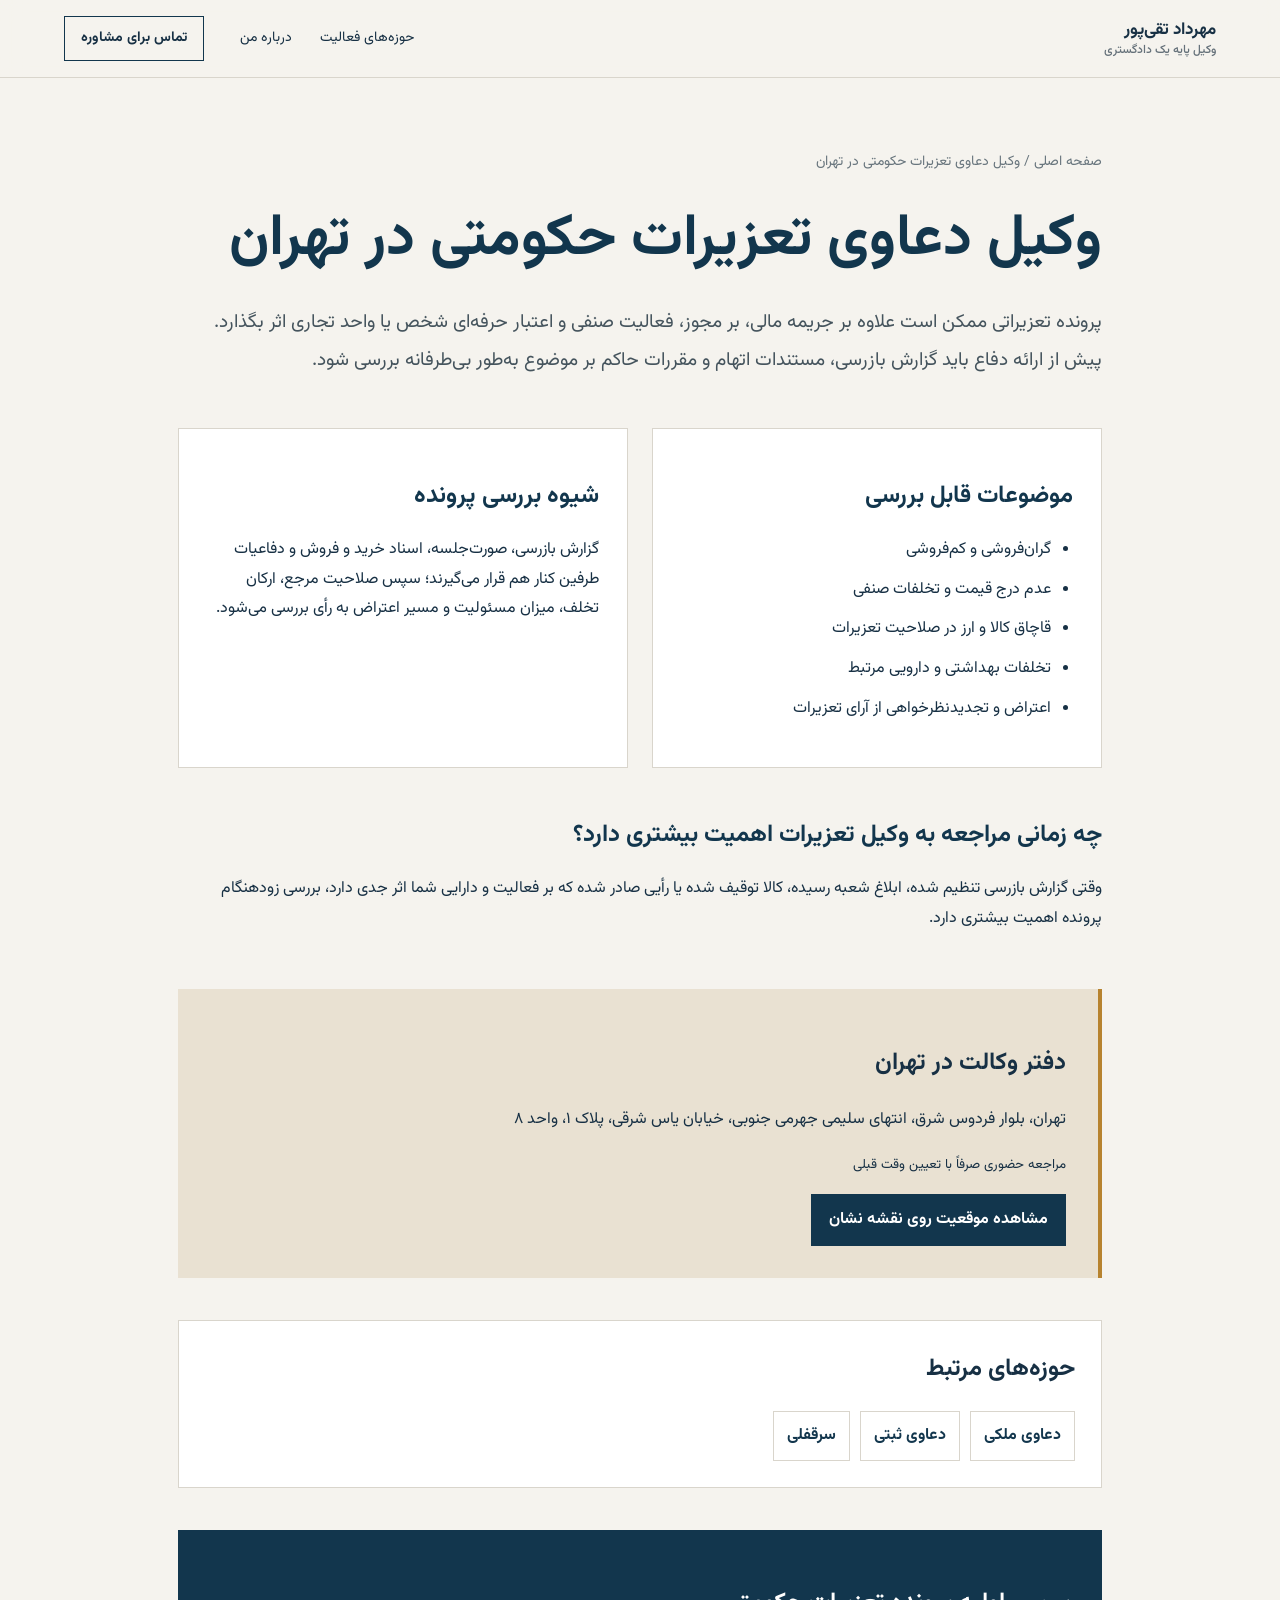
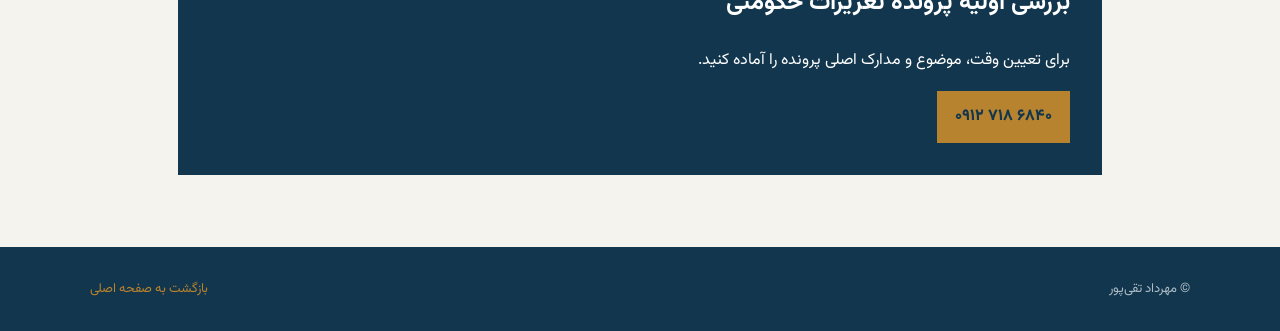
<file: vakil-taazirat-hokoomati-tehran.html>
<!doctype html><html lang="fa" dir="rtl"><head><meta charset="utf-8"><meta name="viewport" content="width=device-width,initial-scale=1">
<title>وکیل دعاوی تعزیرات حکومتی در تهران | مهرداد تقی‌پور</title><meta name="description" content="بررسی و پیگیری دعاوی تعزیرات حکومتی در تهران؛ بررسی اتهام، اسناد پرونده، گزارش ضابطان و مسیر دفاع در شعب تعزیرات توسط مهرداد تقی‌پور، وکیل پایه یک دادگستری."><meta name="robots" content="index,follow,max-image-preview:large">
<link rel="canonical" href="https://mehrdad-taghipour.github.io/vakil-taazirat-hokoomati-tehran.html"><script type="application/ld+json">{"@context":"https://schema.org","@graph":[{"@type":"LegalService","@id":"https://mehrdad-taghipour.github.io/#legalservice","name":"دفتر وکالت مهرداد تقی‌پور","url":"https://mehrdad-taghipour.github.io/","telephone":"+989127186840","serviceType":"وکالت و مشاوره دعاوی تعزیرات حکومتی","areaServed":["تهران","غرب تهران","منطقه ۵ تهران"]},{"@type":"BreadcrumbList","itemListElement":[{"@type":"ListItem","position":1,"name":"صفحه اصلی","item":"https://mehrdad-taghipour.github.io/"},{"@type":"ListItem","position":2,"name":"وکیل دعاوی تعزیرات حکومتی در تهران","item":"https://mehrdad-taghipour.github.io/vakil-taazirat-hokoomati-tehran.html"}]}]}</script><link rel="preconnect" href="https://fonts.googleapis.com"><link rel="preconnect" href="https://fonts.gstatic.com" crossorigin><link href="https://fonts.googleapis.com/css2?family=Vazirmatn:wght@400;500;600;700;800&display=swap" rel="stylesheet"><link rel="stylesheet" href="styles.css"><link rel="stylesheet" href="demo.css"><link rel="stylesheet" href="seo.css"></head>
<body><header class="nav"><a class="brand" href="index.html"><strong>مهرداد تقی‌پور</strong><small>وکیل پایه یک دادگستری</small></a><nav><a href="index.html#services">حوزه‌های فعالیت</a><a href="index.html#about">درباره من</a></nav><a class="nav-cta" href="tel:+989127186840">تماس برای مشاوره</a></header>
<main class="seo-page"><div class="seo-breadcrumb"><a href="index.html">صفحه اصلی</a> / وکیل دعاوی تعزیرات حکومتی در تهران</div><h1>وکیل دعاوی تعزیرات حکومتی در تهران</h1>
<p class="seo-intro">پرونده تعزیراتی ممکن است علاوه بر جریمه مالی، بر مجوز، فعالیت صنفی و اعتبار حرفه‌ای شخص یا واحد تجاری اثر بگذارد. پیش از ارائه دفاع باید گزارش بازرسی، مستندات اتهام و مقررات حاکم بر موضوع به‌طور بی‌طرفانه بررسی شود.</p>
<div class="seo-grid"><section class="seo-box"><h2>موضوعات قابل بررسی</h2><ul class="seo-list"><li>گران‌فروشی و کم‌فروشی</li><li>عدم درج قیمت و تخلفات صنفی</li><li>قاچاق کالا و ارز در صلاحیت تعزیرات</li><li>تخلفات بهداشتی و دارویی مرتبط</li><li>اعتراض و تجدیدنظرخواهی از آرای تعزیرات</li></ul></section><section class="seo-box"><h2>شیوه بررسی پرونده</h2><p>گزارش بازرسی، صورت‌جلسه، اسناد خرید و فروش و دفاعیات طرفین کنار هم قرار می‌گیرند؛ سپس صلاحیت مرجع، ارکان تخلف، میزان مسئولیت و مسیر اعتراض به رأی بررسی می‌شود.</p></section></div>
<h2>چه زمانی مراجعه به وکیل تعزیرات اهمیت بیشتری دارد؟</h2><p>وقتی گزارش بازرسی تنظیم شده، ابلاغ شعبه رسیده، کالا توقیف شده یا رأیی صادر شده که بر فعالیت و دارایی شما اثر جدی دارد، بررسی زودهنگام پرونده اهمیت بیشتری دارد.</p>
<section class="office-box"><h2>دفتر وکالت در تهران</h2><p>تهران، بلوار فردوس شرق، انتهای سلیمی جهرمی جنوبی، خیابان یاس شرقی، پلاک ۱، واحد ۸</p><small>مراجعه حضوری صرفاً با تعیین وقت قبلی</small><br><a href="https://neshan.org/maps/places/sbvkg52x-yMv#c35.718-51.327-15z-0p">مشاهده موقعیت روی نقشه نشان</a></section>
<section class="related-services"><h2>حوزه‌های مرتبط</h2><nav aria-label="حوزه‌های حقوقی مرتبط"><a href="vakil-melki-tehran.html">دعاوی ملکی</a><a href="vakil-davavi-sabti-tehran.html">دعاوی ثبتی</a><a href="vakil-sarqofli-tehran.html">سرقفلی</a></nav></section>
<section class="seo-cta"><h2>بررسی اولیه پرونده تعزیرات حکومتی</h2><p>برای تعیین وقت، موضوع و مدارک اصلی پرونده را آماده کنید.</p><a href="tel:+989127186840" dir="ltr">۰۹۱۲ ۷۱۸ ۶۸۴۰</a></section></main><footer><span>© مهرداد تقی‌پور</span><a href="index.html">بازگشت به صفحه اصلی</a></footer></body></html>
</file>
<file: styles.css>
:root{--navy:#071727;--navy2:#0d2940;--gold:#c99a42;--paper:#f5f3ee;--ink:#11202c;--muted:#65717a;--line:#d9d5cc}*{box-sizing:border-box}html{scroll-behavior:smooth}body{margin:0;background:var(--paper);color:var(--ink);font-family:"Vazirmatn",Tahoma,sans-serif;line-height:1.85}a{color:inherit;text-decoration:none}.nav{height:84px;display:flex;align-items:center;gap:36px;padding:0 max(5vw,24px);border-bottom:1px solid var(--line);position:sticky;top:0;background:rgba(245,243,238,.95);backdrop-filter:blur(12px);z-index:10}.brand{display:flex;align-items:center;gap:12px;margin-left:auto}.brand span{display:grid;place-items:center;width:38px;height:38px;background:var(--navy);color:var(--gold);font-size:21px}.brand strong{font-size:16px}.nav nav{display:flex;gap:28px;font-size:14px}.nav nav a:hover{color:#866522}.nav-cta{border:1px solid var(--navy);padding:9px 16px;font-size:14px;font-weight:700}.hero{min-height:660px;padding:92px max(7vw,28px);display:grid;grid-template-columns:minmax(0,1.4fr) minmax(300px,.6fr);gap:8vw;align-items:center;background:linear-gradient(90deg,transparent 0 64%,rgba(201,154,66,.08) 64%)}.eyebrow{color:#8b692d;font-size:14px;font-weight:800;letter-spacing:.04em;margin:0 0 16px}.hero h1{font-size:clamp(40px,5.2vw,76px);line-height:1.35;max-width:850px;margin:0;letter-spacing:-.035em}.hero h1 em{font-style:normal;color:#9a722c;display:block}.lead{font-size:19px;color:#42505a;max-width:700px;margin:28px 0}.actions{display:flex;gap:12px;flex-wrap:wrap;align-items:center}.primary,.secondary{padding:14px 22px;font-weight:800;display:inline-flex;align-items:center;gap:24px}.primary{background:var(--navy);color:white}.primary:hover{background:var(--navy2)}.primary span{color:var(--gold);font-size:22px}.secondary{border:1px solid #a9a59d}.micro{font-size:13px;color:var(--muted);margin-top:18px}.case-card{background:var(--navy);color:white;padding:38px;min-height:420px;display:flex;flex-direction:column;justify-content:flex-end;box-shadow:18px 18px 0 rgba(201,154,66,.19)}.case-number{color:var(--gold);font-size:64px;font-weight:800;line-height:1;margin-bottom:auto}.case-card h2{font-size:25px;line-height:1.6;margin:32px 0 10px}.case-card p{color:#bdc6ce;font-size:15px}.case-rule{height:1px;background:#31506a;margin:22px 0}.case-card span{color:var(--gold);font-weight:700;font-size:13px}.services{padding:100px max(7vw,28px)}.section-head{display:grid;grid-template-columns:.45fr 1.55fr;align-items:end;margin-bottom:45px}.section-head p{color:#8b692d;font-weight:800}.section-head h2{font-size:clamp(30px,4vw,50px);line-height:1.4;margin:0}.service-grid{display:grid;grid-template-columns:repeat(4,1fr);border-top:1px solid var(--line);border-right:1px solid var(--line)}.service-grid article{padding:32px 26px;min-height:260px;border-left:1px solid var(--line);border-bottom:1px solid var(--line)}.service-grid span{color:var(--gold);font-weight:800}.service-grid h3{font-size:21px;margin:42px 0 10px}.service-grid p{font-size:15px;color:var(--muted)}.approach{background:var(--navy);color:white;padding:100px max(7vw,28px)}.section-head.light p{color:var(--gold)}.approach ol{list-style:none;padding:0;margin:0;border-top:1px solid #284056}.approach li{display:grid;grid-template-columns:70px .55fr 1fr;gap:20px;padding:25px 0;border-bottom:1px solid #284056;counter-increment:item}.approach ol{counter-reset:item}.approach li:before{content:"0" counter(item);color:var(--gold);font-weight:800}.approach li b{font-size:19px}.approach li span{color:#b9c3cc}.about{padding:110px max(9vw,30px);display:grid;grid-template-columns:.7fr 1.3fr;gap:8vw;align-items:center}.portrait{margin:0;position:relative;max-width:460px}.portrait:after{content:"";position:absolute;inset:20px -20px -20px 20px;border:1px solid var(--gold);z-index:-1}.portrait img{display:block;width:100%;height:auto;aspect-ratio:3/4;object-fit:cover;object-position:center 22%;filter:saturate(.82) contrast(1.03)}.about h2{font-size:48px;margin:0;line-height:1.3}.about h3{color:#8b692d;margin:5px 0 25px}.about p{max-width:720px;color:#4e5b64}.contact{padding:90px max(8vw,30px);background:#ded8cb;text-align:center}.contact p{color:#756b5c}.contact h2{font-size:clamp(30px,4.5vw,56px);margin:10px auto 32px}.contact .actions{justify-content:center}.gold{background:var(--gold);color:var(--navy);direction:ltr}.dark{border-color:#6d675d}footer{display:flex;justify-content:space-between;gap:20px;padding:30px max(7vw,28px);background:var(--navy);color:#aebbc5;font-size:13px}footer a{color:var(--gold)}@media(max-width:850px){.nav{height:72px}.nav nav{display:none}.nav-cta{padding:8px 10px}.hero{grid-template-columns:1fr;padding-top:60px}.case-card{min-height:330px}.section-head{grid-template-columns:1fr}.service-grid{grid-template-columns:1fr 1fr}.approach li{grid-template-columns:45px 1fr}.approach li span{grid-column:2}.about{grid-template-columns:1fr}.portrait{max-width:390px;margin-inline:auto}.about h2{font-size:38px}}@media(max-width:520px){.brand strong{display:none}.hero{padding-inline:20px}.hero h1{font-size:38px}.lead{font-size:17px}.primary,.secondary{width:100%;justify-content:center}.case-card{padding:28px}.services,.approach{padding:72px 20px}.service-grid{grid-template-columns:1fr}.section-head h2{font-size:32px}.about{padding:72px 20px}.contact{padding:70px 20px}footer{flex-direction:column;text-align:center}}
</file>
<file: demo.css>
:root{--navy:#12364d;--navy2:#1a4a65;--gold:#b7832f;--ink:#173044}
.mobile-menu{display:none}
.nav{height:78px}.brand{display:grid;gap:0;line-height:1.35}.brand strong{font-size:17px}.brand small{color:var(--muted);font-size:12px;font-weight:500}
.hero{min-height:590px;padding-block:64px;grid-template-columns:minmax(0,1.65fr) minmax(300px,.5fr);gap:5vw}.hero-name{font-size:clamp(25px,2.4vw,36px);font-weight:800;margin:0 0 2px;color:var(--navy)}.hero .eyebrow{margin-bottom:20px}.hero h1{font-size:clamp(34px,3.25vw,46px);line-height:1.65;max-width:820px;letter-spacing:-.02em;text-align:justify}.hero h1 em{display:inline;font-style:normal;color:#9a722c}.lead{font-size:18px;line-height:2;text-align:justify}
.case-card{min-height:365px;background:linear-gradient(155deg,#12364d,#0d293c)}.case-label{color:var(--gold);font-weight:800;font-size:15px;margin-bottom:auto;padding-bottom:10px;border-bottom:1px solid #426178}
.service-grid article{min-height:280px}.service-grid article>span{font-size:13px}.featured-service{background:#e9e1d2;box-shadow:inset 0 4px 0 var(--gold)}.secondary-service{background:#eef0ef;opacity:.88}
.bale-channel{width:min(1080px,calc(100% - 56px));margin:78px auto 100px;padding:42px 48px;display:grid;grid-template-columns:minmax(0,1fr) auto;gap:45px;align-items:center;background:#fff;border:1px solid #ddd6c9;border-right:5px solid var(--gold);box-shadow:0 18px 45px rgba(18,54,77,.09)}.bale-copy .eyebrow{margin-bottom:2px}.bale-copy h2{margin:0;font-size:clamp(24px,2.6vw,36px)}.bale-copy p:last-child{margin:7px 0 0;color:var(--muted)}.bale-link{display:grid;grid-template-columns:58px 1fr 24px;align-items:center;gap:14px;min-width:310px;padding:12px 14px;background:#f3f9fc;border:1px solid #b8dceb;color:var(--navy);transition:.2s ease}.bale-link:hover{transform:translateY(-2px);box-shadow:0 10px 24px rgba(31,157,211,.14)}.bale-logo{position:relative;width:58px;height:58px;display:grid;place-items:center;border-radius:19px 19px 19px 6px;background:#1f9dd3;color:#fff;font-size:16px;font-weight:800}.bale-logo:after{content:"";position:absolute;bottom:-5px;right:8px;border-width:7px 0 0 9px;border-style:solid;border-color:transparent transparent transparent #1f9dd3;transform:rotate(8deg)}.bale-link-copy{display:grid;line-height:1.55}.bale-link-copy b{font-size:15px}.bale-link-copy small{color:#607984;font-weight:500}.bale-arrow{color:var(--gold);font-size:21px}
@media(max-width:850px){.nav{height:74px}.hero{grid-template-columns:minmax(0,1fr);padding-block:46px 64px;gap:42px;background:linear-gradient(90deg,transparent 0 54%,rgba(201,154,66,.08) 54%)}.hero-copy{min-width:0;width:100%}.hero h1{width:100%;max-width:none;font-size:clamp(29px,6.8vw,38px);line-height:1.65;text-align:justify;text-align-last:right}.hero-name{font-size:25px}.case-card{min-height:290px}.bale-channel{grid-template-columns:1fr;margin:60px auto 72px;padding:32px}.bale-link{min-width:0;width:100%;max-width:390px}}
@media(max-width:520px){.brand strong{display:block;font-size:15px}.brand small{font-size:11px}.nav-cta{font-size:13px;padding:8px 12px}.hero{grid-template-columns:minmax(0,1fr);padding-inline:20px}.hero h1{width:100%;font-size:28px;line-height:1.72;letter-spacing:0;text-align:justify;text-align-last:right}.lead{font-size:16px;text-align:justify;text-align-last:right}.primary,.secondary{padding-block:12px}.bale-channel{width:calc(100% - 40px);padding:25px 20px;gap:22px;border-right-width:4px}.bale-copy h2{font-size:23px;line-height:1.55}.bale-copy p:last-child{font-size:14px}.bale-link{grid-template-columns:48px 1fr 18px;padding:10px;gap:11px}.bale-logo{width:48px;height:48px;border-radius:15px 15px 15px 5px;font-size:14px}.bale-link-copy b{font-size:14px}}
.service-grid h3 a{text-decoration:underline;text-decoration-color:rgba(183,131,47,.45);text-underline-offset:5px}.office-address{margin:28px auto 10px!important;max-width:720px;color:#4e565b!important}.map-link{display:inline-block;margin-top:8px;border-bottom:1px solid var(--navy);font-weight:700}
.calculator-promo{width:min(1080px,calc(100% - 56px));margin:78px auto 0;padding:36px 42px;display:grid;grid-template-columns:1fr auto;gap:35px;align-items:center;background:var(--navy);color:#fff;border-bottom:4px solid var(--gold)}.calculator-promo .eyebrow{margin:0}.calculator-promo h2{font-size:clamp(25px,3vw,38px);margin:3px 0}.calculator-promo p:last-child{color:#c8d3db;margin:4px 0}.calculator-promo>a{display:inline-flex;align-items:center;gap:18px;padding:13px 18px;background:var(--gold);color:var(--navy);font-weight:800}.calculator-promo>a span{font-size:21px}@media(max-width:700px){.calculator-promo{width:calc(100% - 40px);grid-template-columns:1fr;padding:28px 22px}.calculator-promo>a{justify-content:center}}
@media(max-width:850px){.mobile-menu{display:block;position:relative}.mobile-menu summary{list-style:none;cursor:pointer;border:1px solid var(--navy);padding:8px 12px;font-size:14px;font-weight:800}.mobile-menu summary::-webkit-details-marker{display:none}.mobile-menu nav{display:none!important;position:absolute;top:46px;right:0;width:230px;padding:8px;background:var(--paper);border:1px solid var(--line);box-shadow:0 14px 30px rgba(18,54,77,.18);z-index:30}.mobile-menu[open] nav{display:grid!important;gap:0}.mobile-menu nav a{display:block;padding:11px 12px;border-bottom:1px solid var(--line);font-size:14px}.mobile-menu nav a:last-child{border-bottom:0}}@media(max-width:520px){.nav{gap:12px}.nav-cta{display:none}.mobile-menu{margin-right:auto}}
</file>
<file: seo.css>
.seo-page{max-width:980px;margin:auto;padding:72px 28px}.seo-breadcrumb{font-size:14px;color:#68757d}.seo-page h1{font-size:clamp(34px,5vw,58px);line-height:1.45;margin:22px 0;color:var(--navy)}.seo-intro{font-size:19px;color:#45545d;line-height:2}.seo-grid{display:grid;grid-template-columns:1fr 1fr;gap:24px;margin:48px 0}.seo-box{padding:28px;border:1px solid var(--line);background:#fff}.seo-box h2,.seo-page>h2{color:var(--navy);line-height:1.6}.seo-list{padding-right:22px}.seo-list li{margin:10px 0}.office-box{margin-top:55px;padding:32px;background:#e9e1d2;border-right:4px solid var(--gold)}.office-box a{display:inline-block;margin-top:14px;background:var(--navy);color:#fff;padding:11px 18px;font-weight:700}.related-services{margin-top:42px;padding:26px;border:1px solid var(--line);background:#fff}.related-services h2{margin-top:0}.related-services nav{display:flex;flex-wrap:wrap;gap:10px}.related-services a{border:1px solid var(--line);padding:9px 13px;color:var(--navy);font-weight:700}.related-services a:hover{border-color:var(--gold);background:#f8f3e8}.seo-cta{margin-top:42px;padding:32px;background:var(--navy);color:#fff}.seo-cta h2{color:#fff}.seo-cta a{display:inline-block;background:var(--gold);color:var(--navy);padding:11px 18px;font-weight:800}@media(max-width:700px){.seo-page{padding:45px 20px}.seo-grid{grid-template-columns:1fr}.seo-intro{font-size:17px}.seo-page h1{font-size:34px}.related-services nav{display:grid}.related-services a{text-align:center}}
</file>
